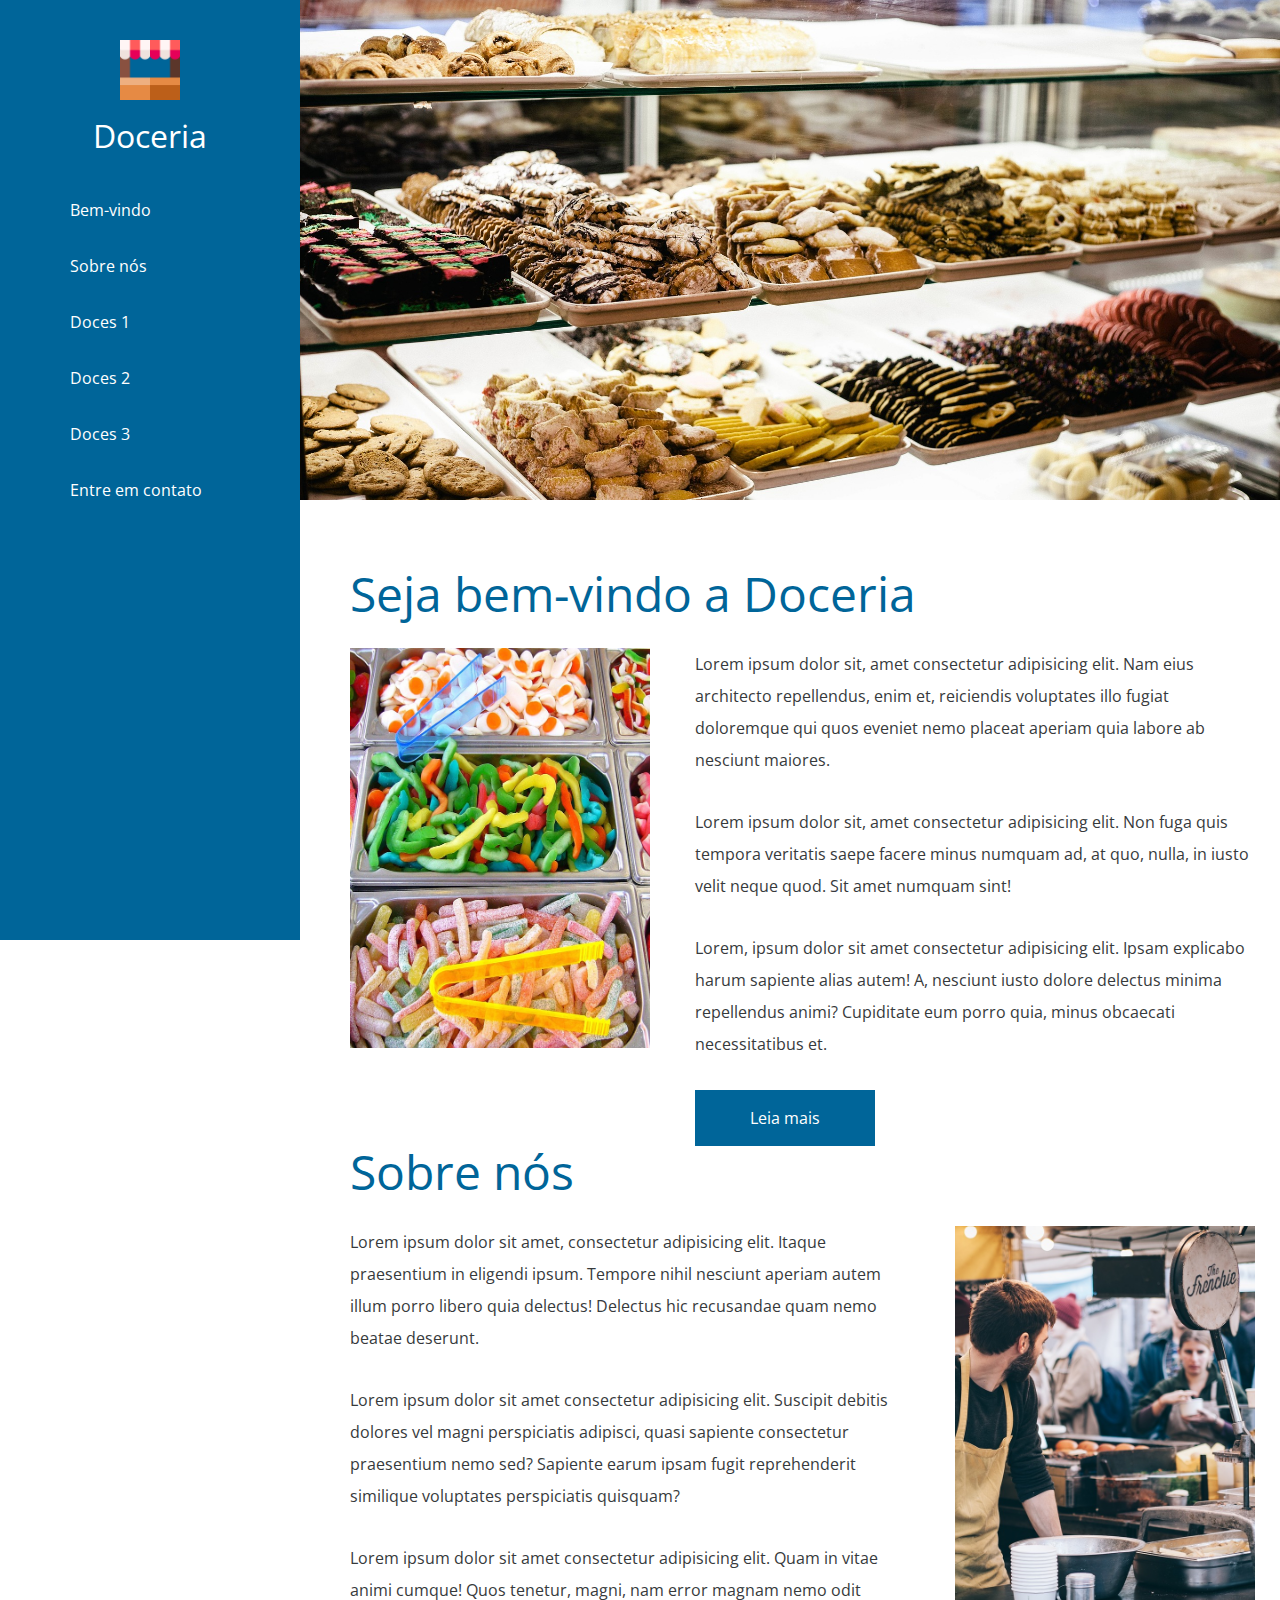
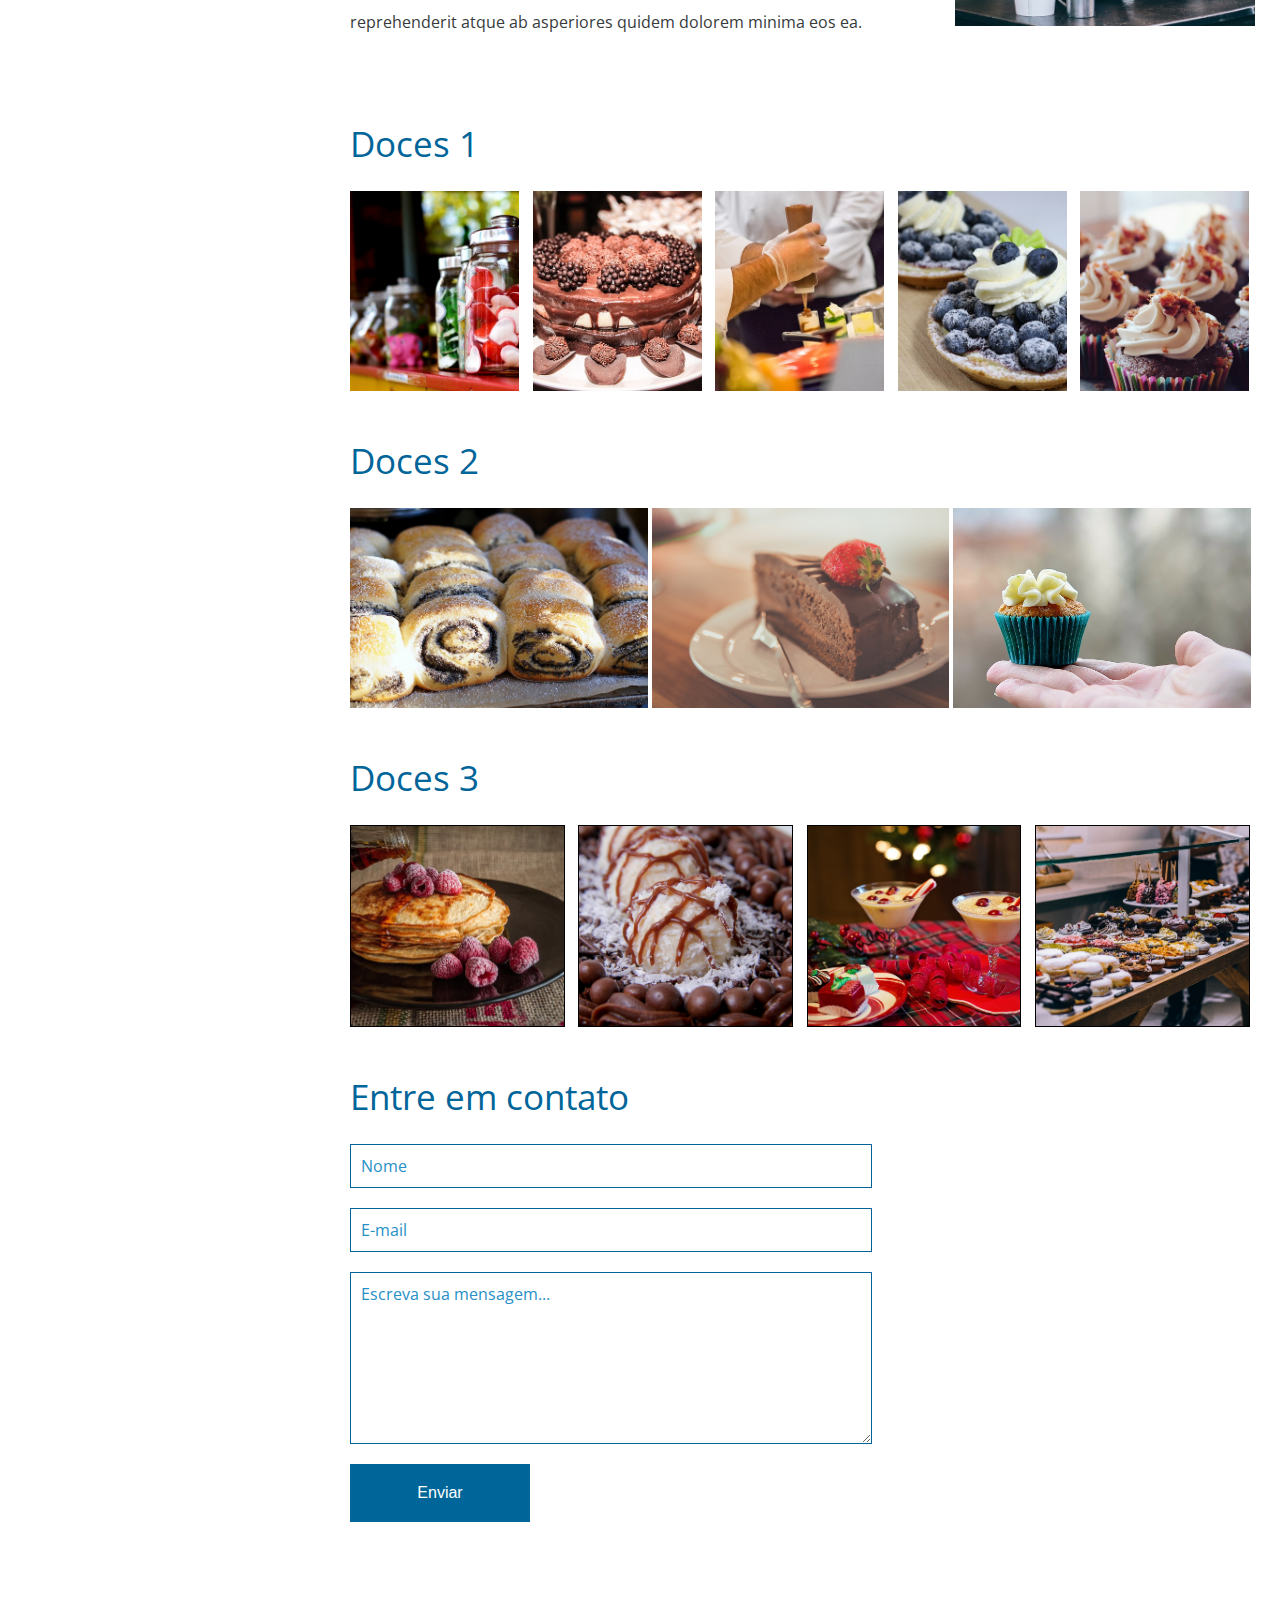
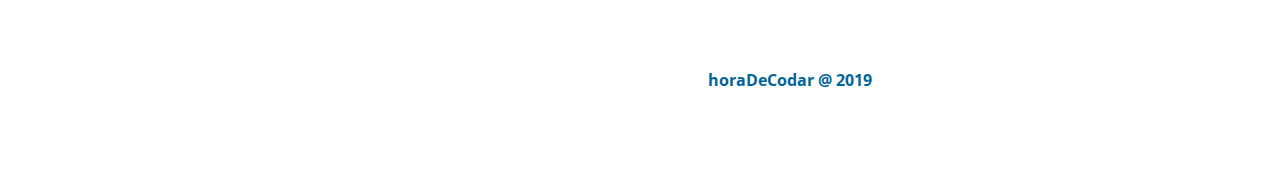
<file: projeto-doceria/index.html>
<!DOCTYPE html>
<html lang="pt-br">
<head>
    <meta charset="UTF-8">
    <meta name="viewport" content="width=device-width, initial-scale=1.0">
    <link rel="stylesheet" href="./css/reset.css">
    <link rel="stylesheet" href="./css/style.css">
    <link rel="preconnect" href="https://fonts.googleapis.com">
    <link rel="preconnect" href="https://fonts.gstatic.com" crossorigin>
    <link href="https://fonts.googleapis.com/css2?family=Open+Sans:ital,wght@0,300;0,400;0,700;1,300;1,400;1,700&family=Poppins:wght@300;400;500;600;700;800&family=Roboto:ital,wght@0,100;0,300;0,400;0,500;0,700;0,900;1,100;1,300;1,400;1,500;1,700;1,900&family=Ubuntu:ital,wght@0,300;0,400;0,500;0,700;1,300;1,400;1,500;1,700&display=swap" rel="stylesheet">
    <title>Doceria Single Page</title>
</head>
<body>
    <div class="container">
        <div id="sidebar">
            <div class="sidebar-container">
                <img src="./img/stand.png" alt="Logo da Doceria" class="logo-doceria">
                <h1>Doceria</h1>
                <nav>
                    <ul>
                        <li><a href="#welcome-session">Bem-vindo</a></li>
                        <li><a href="#aboutus-session">Sobre nós</a></li>
                        <li><a href="#candy1-session">Doces 1</a></li>
                        <li><a href="#candy2-session">Doces 2</a></li>
                        <li><a href="#candy3-session">Doces 3</a></li>
                        <li><a href="#contact-session">Entre em contato</a></li>
                    </ul>
                </nav>
            </div>
        </div>
        <div class="content">
            <main>
                <section id="welcome-session">
                    <figure class="banner"></figure>
                    <div class="welcome-session-content">
                        <h1>Seja bem-vindo a Doceria</h1>
                        <figure class="minibanner-session"></figure>
                        <div class="description-session">
                            <p>
                                Lorem ipsum dolor sit, amet consectetur adipisicing elit. Nam eius architecto repellendus, enim et, reiciendis voluptates illo fugiat doloremque qui quos eveniet nemo placeat aperiam quia labore ab nesciunt maiores.
                            </p>
                            <p>
                                Lorem ipsum dolor sit, amet consectetur adipisicing elit. Non fuga quis tempora veritatis saepe facere minus numquam ad, at quo, nulla, in iusto velit neque quod. Sit amet numquam sint!
                            </p>
                            <p>
                                Lorem, ipsum dolor sit amet consectetur adipisicing elit. Ipsam explicabo harum sapiente alias autem! A, nesciunt iusto dolore delectus minima repellendus animi? Cupiditate eum porro quia, minus obcaecati necessitatibus et.
                            </p>
                            <a href="#" class="welcome-session-btn">Leia mais</a>
                        </div>
                    </div>
                </section>

                <section id="aboutus-session">
                    <div class="aboutus-session-content">
                        <h1>Sobre nós</h1>
                        <div class="description-session">
                            <p>
                                Lorem ipsum dolor sit amet, consectetur adipisicing elit. Itaque praesentium in eligendi ipsum. Tempore nihil nesciunt aperiam autem illum porro libero quia delectus! Delectus hic recusandae quam nemo beatae deserunt.
                            </p>
                            <p>
                                Lorem ipsum dolor sit amet consectetur adipisicing elit. Suscipit debitis dolores vel magni perspiciatis adipisci, quasi sapiente consectetur praesentium nemo sed? Sapiente earum ipsam fugit reprehenderit similique voluptates perspiciatis quisquam?
                            </p>
                            <p>
                                Lorem ipsum dolor sit amet consectetur adipisicing elit. Quam in vitae animi cumque! Quos tenetur, magni, nam error magnam nemo odit reprehenderit atque ab asperiores quidem dolorem minima eos ea.
                            </p>
                        </div>
                        <figure class="minibanner-session"></figure>
                    </div>
                </section>

                <section id="candy1-session">
                    <h2>Doces 1</h2>
                    <figure class="candy1-img banner-galery" id="candy1-img1"></figure>
                    <figure class="candy1-img banner-galery" id="candy1-img2"></figure>
                    <figure class="candy1-img banner-galery" id="candy1-img3"></figure>
                    <figure class="candy1-img banner-galery" id="candy1-img4"></figure>
                    <figure class="candy1-img banner-galery" id="candy1-img5"></figure>
                </section>

                <section id="candy2-session">
                    <h2>Doces 2</h2>
                    <figure class="candy2-img banner-galery" id="candy2-img1"></figure>
                    <figure class="candy2-img banner-galery" id="candy2-img2"></figure>
                    <figure class="candy2-img banner-galery" id="candy2-img3"></figure>
                </section>

                <section id="candy3-session">
                    <h2>Doces 3</h2>
                    <figure class="candy3-img banner-galery" id="candy3-img1"></figure>
                    <figure class="candy3-img banner-galery" id="candy3-img2"></figure>
                    <figure class="candy3-img banner-galery" id="candy3-img3"></figure>
                    <figure class="candy3-img banner-galery" id="candy3-img4"></figure>
                </section>

                <section id="contact-session">
                    <h2>Entre em contato</h2>
                    <input type="text" name="name" id="name" placeholder="Nome">
                    <input type="email" name="email" id="email" placeholder="E-mail">
                    <textarea name="message" id="message" cols="30" rows="10" placeholder="Escreva sua mensagem..."></textarea>
                    <input type="submit" value="Enviar">
                </section>

                <footer>
                    <p>horaDeCodar @ 2019</p>
                </footer>
            </main>
        </div>
    </div>
</body>
</html>
</file>
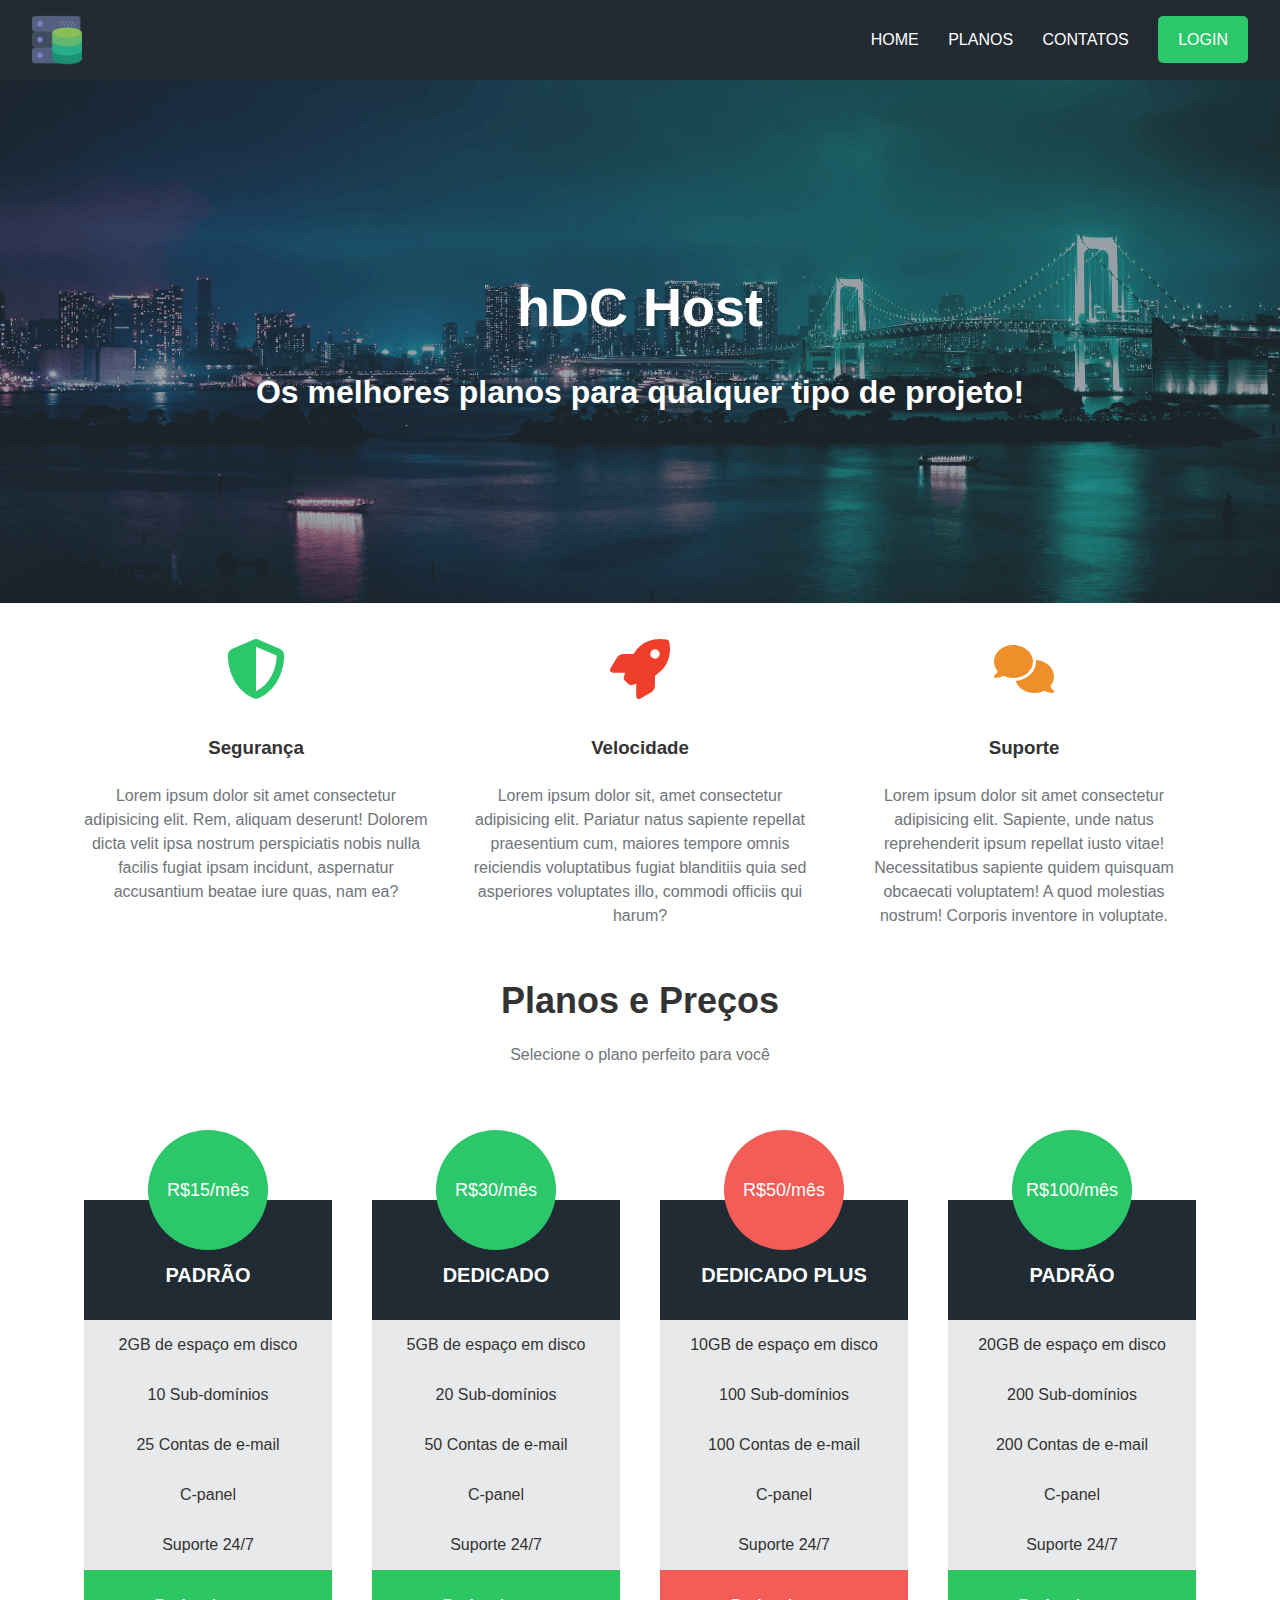
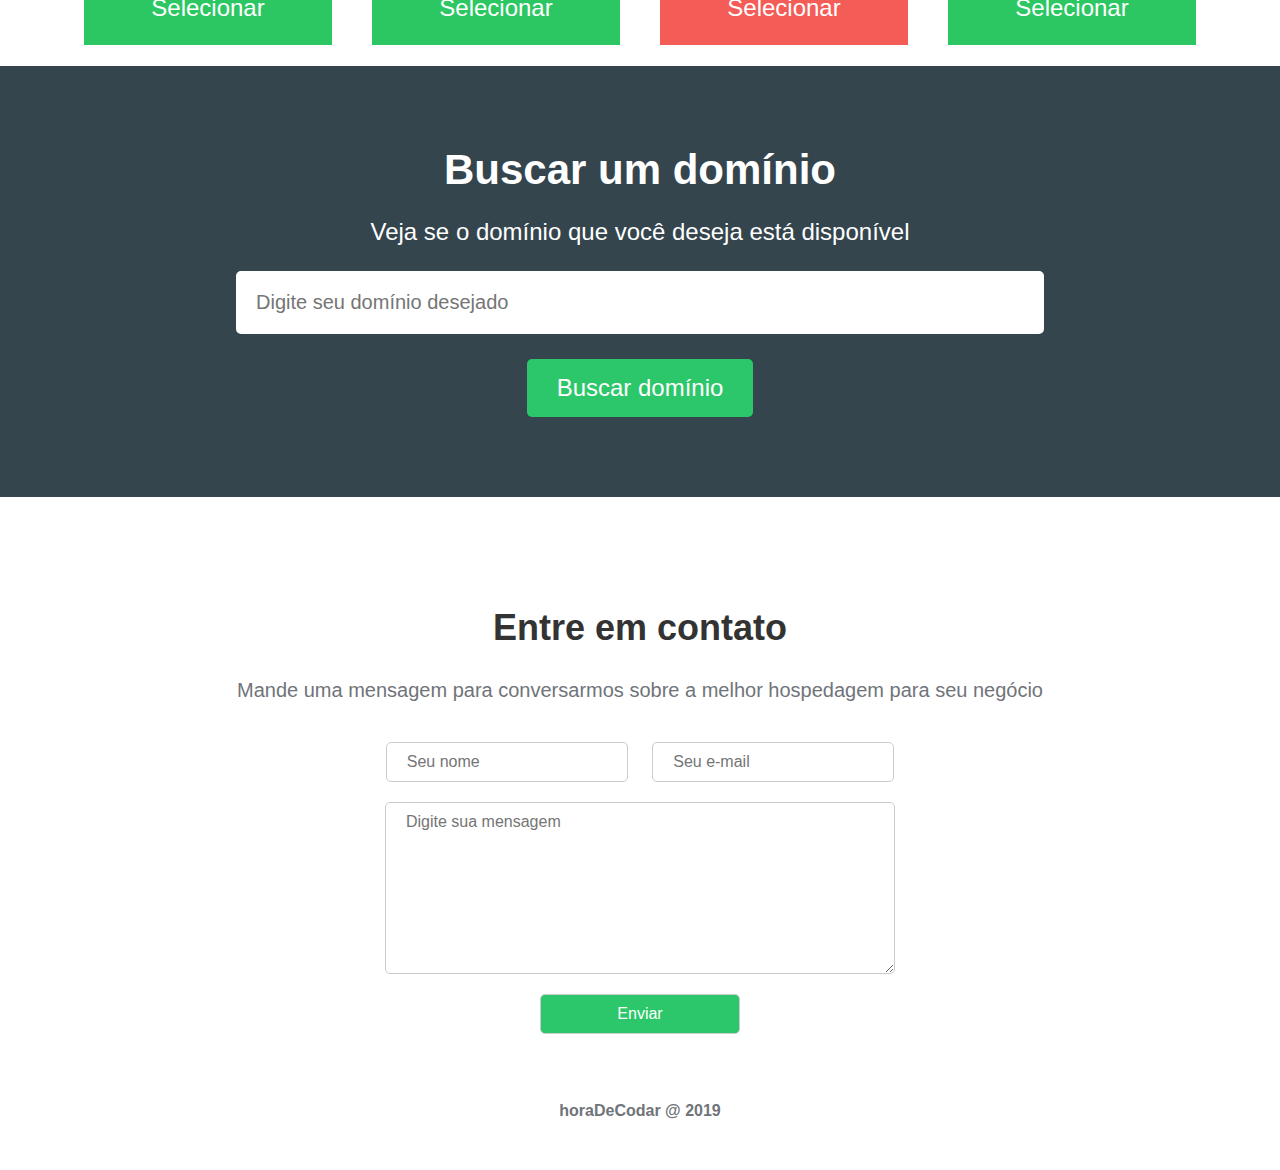
<file: projeto-hdc/index.html>
<!DOCTYPE html>
<html lang="pt-br">
<head>
    <meta charset="UTF-8">
    <meta name="viewport" content="width=device-width, initial-scale=1.0">
    <link rel="stylesheet" href="./css/style.css">
    <title>HDC Host</title>
</head>
<body>
    <div class="container">
        <div class="navbar-container">
            <nav>
                <a href="#"><img src="./img/hdchostlogo.png" alt="Logo da hDC" class="logo"></a>
                <ul class="navbar-items">
                    <li><a href="#">Home</a></li>
                    <li><a href="#">Planos</a></li>
                    <li><a href="#">Contatos</a></li>
                    <li><a href="#" class="default-btn">Login</a></li>
                </ul>
            </nav>
        </div>

        <main>
            <div class="main-banner">
                <h1>hDC Host</h1>
                <p>Os melhores planos para qualquer tipo de projeto!</p>
            </div>
            <section class="specialties-container">
                <ul>
                    <li>
                        <svg class="fas fa-shield-alt" xmlns="http://www.w3.org/2000/svg" height="16" width="16" viewBox="0 0 512 512"><!--!Font Awesome Free 6.5.1 by @fontawesome - https://fontawesome.com License - https://fontawesome.com/license/free Copyright 2024 Fonticons, Inc.--><path d="M256 0c4.6 0 9.2 1 13.4 2.9L457.7 82.8c22 9.3 38.4 31 38.3 57.2c-.5 99.2-41.3 280.7-213.6 363.2c-16.7 8-36.1 8-52.8 0C57.3 420.7 16.5 239.2 16 140c-.1-26.2 16.3-47.9 38.3-57.2L242.7 2.9C246.8 1 251.4 0 256 0zm0 66.8V444.8C394 378 431.1 230.1 432 141.4L256 66.8l0 0z"/></svg>
                        <h3>Segurança</h3>
                        <p>Lorem ipsum dolor sit amet consectetur adipisicing elit. Rem, aliquam deserunt! Dolorem dicta velit ipsa nostrum perspiciatis nobis nulla facilis fugiat ipsam incidunt, aspernatur accusantium beatae iure quas, nam ea?</p>
                    </li>
                    <li>
                        <svg class="fas fa-rocket" xmlns="http://www.w3.org/2000/svg" height="16" width="16" viewBox="0 0 512 512"><!--!Font Awesome Free 6.5.1 by @fontawesome - https://fontawesome.com License - https://fontawesome.com/license/free Copyright 2024 Fonticons, Inc.--><path d="M156.6 384.9L125.7 354c-8.5-8.5-11.5-20.8-7.7-32.2c3-8.9 7-20.5 11.8-33.8L24 288c-8.6 0-16.6-4.6-20.9-12.1s-4.2-16.7 .2-24.1l52.5-88.5c13-21.9 36.5-35.3 61.9-35.3l82.3 0c2.4-4 4.8-7.7 7.2-11.3C289.1-4.1 411.1-8.1 483.9 5.3c11.6 2.1 20.6 11.2 22.8 22.8c13.4 72.9 9.3 194.8-111.4 276.7c-3.5 2.4-7.3 4.8-11.3 7.2v82.3c0 25.4-13.4 49-35.3 61.9l-88.5 52.5c-7.4 4.4-16.6 4.5-24.1 .2s-12.1-12.2-12.1-20.9V380.8c-14.1 4.9-26.4 8.9-35.7 11.9c-11.2 3.6-23.4 .5-31.8-7.8zM384 168a40 40 0 1 0 0-80 40 40 0 1 0 0 80z"/></svg>
                        <h3>Velocidade</h3>
                        <p>Lorem ipsum dolor sit, amet consectetur adipisicing elit. Pariatur natus sapiente repellat praesentium cum, maiores tempore omnis reiciendis voluptatibus fugiat blanditiis quia sed asperiores voluptates illo, commodi officiis qui harum?</p>
                    </li>
                    <li>
                        <svg class="fas fa-comments" xmlns="http://www.w3.org/2000/svg" height="16" width="20" viewBox="0 0 640 512"><!--!Font Awesome Free 6.5.1 by @fontawesome - https://fontawesome.com License - https://fontawesome.com/license/free Copyright 2024 Fonticons, Inc.--><path d="M208 352c114.9 0 208-78.8 208-176S322.9 0 208 0S0 78.8 0 176c0 38.6 14.7 74.3 39.6 103.4c-3.5 9.4-8.7 17.7-14.2 24.7c-4.8 6.2-9.7 11-13.3 14.3c-1.8 1.6-3.3 2.9-4.3 3.7c-.5 .4-.9 .7-1.1 .8l-.2 .2 0 0 0 0C1 327.2-1.4 334.4 .8 340.9S9.1 352 16 352c21.8 0 43.8-5.6 62.1-12.5c9.2-3.5 17.8-7.4 25.3-11.4C134.1 343.3 169.8 352 208 352zM448 176c0 112.3-99.1 196.9-216.5 207C255.8 457.4 336.4 512 432 512c38.2 0 73.9-8.7 104.7-23.9c7.5 4 16 7.9 25.2 11.4c18.3 6.9 40.3 12.5 62.1 12.5c6.9 0 13.1-4.5 15.2-11.1c2.1-6.6-.2-13.8-5.8-17.9l0 0 0 0-.2-.2c-.2-.2-.6-.4-1.1-.8c-1-.8-2.5-2-4.3-3.7c-3.6-3.3-8.5-8.1-13.3-14.3c-5.5-7-10.7-15.4-14.2-24.7c24.9-29 39.6-64.7 39.6-103.4c0-92.8-84.9-168.9-192.6-175.5c.4 5.1 .6 10.3 .6 15.5z"/></svg>
                        <h3>Suporte</h3>
                        <p>Lorem ipsum dolor sit amet consectetur adipisicing elit. Sapiente, unde natus reprehenderit ipsum repellat iusto vitae! Necessitatibus sapiente quidem quisquam obcaecati voluptatem! A quod molestias nostrum! Corporis inventore in voluptate.</p>
                    </li>
                </ul>
            </section>
            <section class="pricing-container">
                <h1>Planos e Preços</h1>
                <p>Selecione o plano perfeito para você</p>
                <div class="plans-container">
                    <div class="plans">
                        <ul>
                            <li class="price">R$15/mês</li>
                            <li class="plan-name">Padrão</li>
                            <li>2GB de espaço em disco</li>
                            <li>10 Sub-domínios</li>
                            <li>25 Contas de e-mail</li>
                            <li>C-panel</li>
                            <li>Suporte 24/7</li>
                            <li class="plan-btn">Selecionar</li>
                        </ul>
                    </div>
                    <div class="plans">
                        <ul>
                            <li class="price">R$30/mês</li>
                            <li class="plan-name">Dedicado</li>
                            <li>5GB de espaço em disco</li>
                            <li>20 Sub-domínios</li>
                            <li>50 Contas de e-mail</li>
                            <li>C-panel</li>
                            <li>Suporte 24/7</li>
                            <li class="plan-btn">Selecionar</li>
                        </ul>
                    </div>
                    <div class="plans">
                        <ul>
                            <li class="price recommended">R$50/mês</li>
                            <li class="plan-name">Dedicado Plus</li>
                            <li>10GB de espaço em disco</li>
                            <li>100 Sub-domínios</li>
                            <li>100 Contas de e-mail</li>
                            <li>C-panel</li>
                            <li>Suporte 24/7</li>
                            <li class="plan-btn recommended">Selecionar</li>
                        </ul>
                    </div>
                    <div class="plans">
                        <ul>
                            <li class="price">R$100/mês</li>
                            <li class="plan-name">Padrão</li>
                            <li>20GB de espaço em disco</li>
                            <li>200 Sub-domínios</li>
                            <li>200 Contas de e-mail</li>
                            <li>C-panel</li>
                            <li>Suporte 24/7</li>
                            <li class="plan-btn">Selecionar</li>
                        </ul>
                    </div>
                </div>
            </section>
            <section class="searchdomain-container">
                <h2>Buscar um domínio</h2>
                <p>Veja se o domínio que você deseja está disponível</p>
                <form action="#">
                    <input type="text" name="domain" placeholder="Digite seu domínio desejado">
                    <input type="submit" value="Buscar domínio">
                </form>
            </section>
            <section class="contact-container">
                <h2>Entre em contato</h2>
                <p>Mande uma mensagem para conversarmos sobre a melhor hospedagem para seu negócio</p>
                <form action="#">
                    <input type="text" name="name" placeholder="Seu nome">
                    <input type="email" name="email" placeholder="Seu e-mail">
                    <textarea name="message" placeholder="Digite sua mensagem" cols="30" rows="10"></textarea>
                    <input type="submit" value="Enviar">
                </form>
            </section>
        </main>
        <footer>
            <p>horaDeCodar @ 2019</p>
        </footer>
    </div>
</body>
</html>
</file>
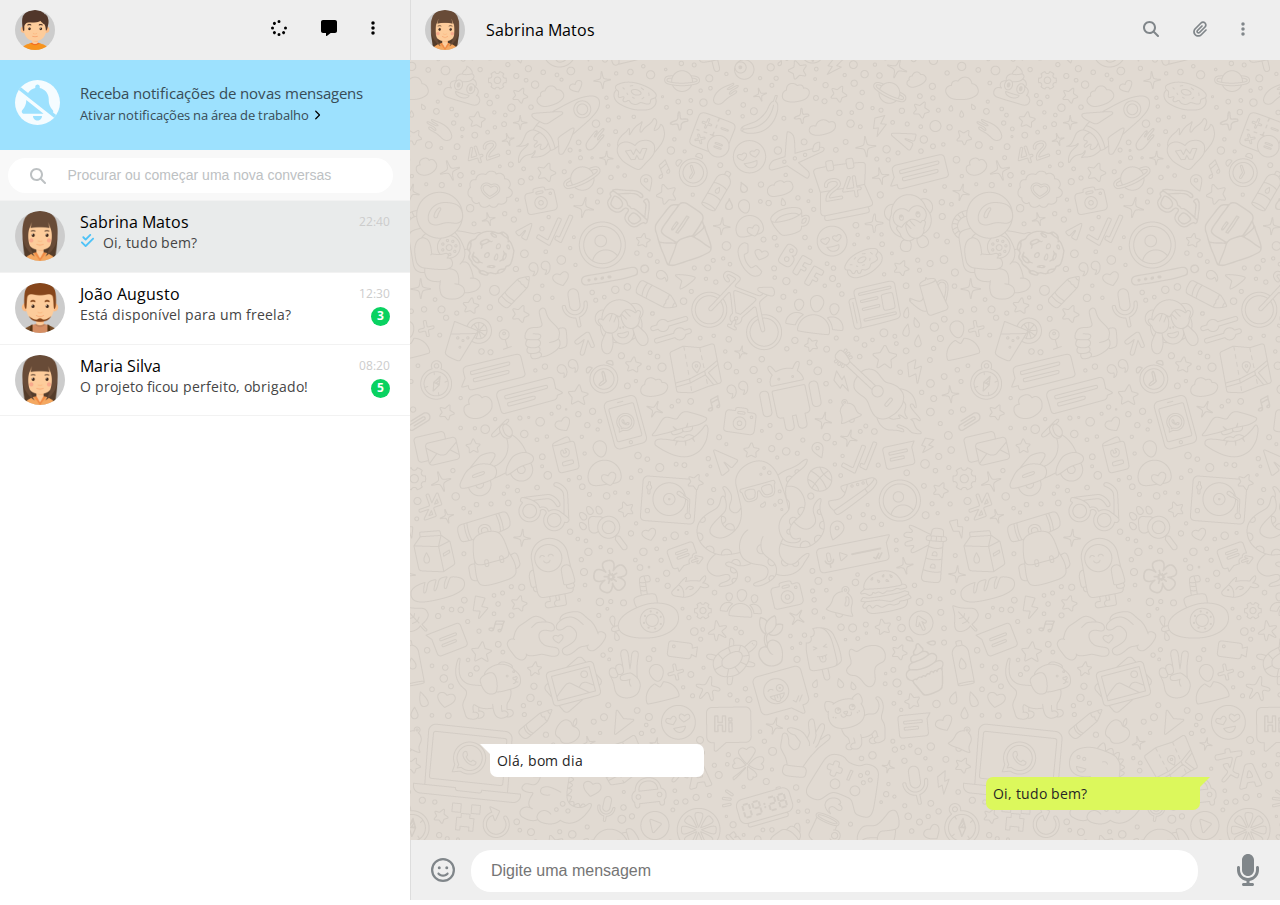
<file: projeto-whatsapp/index.html>
<!DOCTYPE html>
<html>
    <head>
        <title>WhatsApp Web Clone</title>
        <link rel="stylesheet" href="./style/style.css">
        <link rel="preconnect" href="https://fonts.googleapis.com">
        <link rel="preconnect" href="https://fonts.gstatic.com" crossorigin>
        <link href="https://fonts.googleapis.com/css2?family=Open+Sans:wght@300;400;500;700&display=swap" rel="stylesheet">
    </head>
    <body>
        <div class="container">
            <aside class="sidebar">
                <div class="toolbar-container">
                    <img src="./beta-test/img/avatar1.png" alt="Foto do usuário" class="user-photo">
                    <div class="auxicons-toolbar-container">
                        <svg class="pointer-icon" xmlns="http://www.w3.org/2000/svg" height="16" width="16" viewBox="0 0 512 512"><!--!Font Awesome Free 6.5.1 by @fontawesome - https://fontawesome.com License - https://fontawesome.com/license/free Copyright 2024 Fonticons, Inc.--><path d="M304 48a48 48 0 1 0 -96 0 48 48 0 1 0 96 0zm0 416a48 48 0 1 0 -96 0 48 48 0 1 0 96 0zM48 304a48 48 0 1 0 0-96 48 48 0 1 0 0 96zm464-48a48 48 0 1 0 -96 0 48 48 0 1 0 96 0zM142.9 437A48 48 0 1 0 75 369.1 48 48 0 1 0 142.9 437zm0-294.2A48 48 0 1 0 75 75a48 48 0 1 0 67.9 67.9zM369.1 437A48 48 0 1 0 437 369.1 48 48 0 1 0 369.1 437z"/></svg>
                        <svg class="message-icon" xmlns="http://www.w3.org/2000/svg" height="16" width="16" viewBox="0 0 512 512"><!--!Font Awesome Free 6.5.1 by @fontawesome - https://fontawesome.com License - https://fontawesome.com/license/free Copyright 2024 Fonticons, Inc.--><path d="M64 0C28.7 0 0 28.7 0 64V352c0 35.3 28.7 64 64 64h96v80c0 6.1 3.4 11.6 8.8 14.3s11.9 2.1 16.8-1.5L309.3 416H448c35.3 0 64-28.7 64-64V64c0-35.3-28.7-64-64-64H64z"/></svg>
                        <svg class="elipse-icon" xmlns="http://www.w3.org/2000/svg" height="16" width="4" viewBox="0 0 128 512"><!--!Font Awesome Free 6.5.1 by @fontawesome - https://fontawesome.com License - https://fontawesome.com/license/free Copyright 2024 Fonticons, Inc.--><path d="M64 360a56 56 0 1 0 0 112 56 56 0 1 0 0-112zm0-160a56 56 0 1 0 0 112 56 56 0 1 0 0-112zM120 96A56 56 0 1 0 8 96a56 56 0 1 0 112 0z"/></svg>
                    </div>
                </div>
                <div class="notification-container">
                    <svg class="bell-slash" xmlns="http://www.w3.org/2000/svg" height="16" width="20" viewBox="0 0 640 512"><!--!Font Awesome Free 6.5.1 by @fontawesome - https://fontawesome.com License - https://fontawesome.com/license/free Copyright 2024 Fonticons, Inc.--><path d="M38.8 5.1C28.4-3.1 13.3-1.2 5.1 9.2S-1.2 34.7 9.2 42.9l592 464c10.4 8.2 25.5 6.3 33.7-4.1s6.3-25.5-4.1-33.7l-90.2-70.7c.2-.4 .4-.9 .6-1.3c5.2-11.5 3.1-25-5.3-34.4l-7.4-8.3C497.3 319.2 480 273.9 480 226.8V208c0-77.4-55-142-128-156.8V32c0-17.7-14.3-32-32-32s-32 14.3-32 32V51.2c-42.6 8.6-79 34.2-102 69.3L38.8 5.1zM406.2 416L160 222.1v4.8c0 47-17.3 92.4-48.5 127.6l-7.4 8.3c-8.4 9.4-10.4 22.9-5.3 34.4S115.4 416 128 416H406.2zm-40.9 77.3c12-12 18.7-28.3 18.7-45.3H320 256c0 17 6.7 33.3 18.7 45.3s28.3 18.7 45.3 18.7s33.3-6.7 45.3-18.7z"/></svg>
                    <p class="received-notification">Receba notificações de novas mensagens</p>
                    <p class="activated-notification">
                        Ativar notificações na área de trabalho
                        <svg xmlns="http://www.w3.org/2000/svg" height="16" width="10" viewBox="0 0 320 512"><!--!Font Awesome Free 6.5.1 by @fontawesome - https://fontawesome.com License - https://fontawesome.com/license/free Copyright 2024 Fonticons, Inc.--><path d="M310.6 233.4c12.5 12.5 12.5 32.8 0 45.3l-192 192c-12.5 12.5-32.8 12.5-45.3 0s-12.5-32.8 0-45.3L242.7 256 73.4 86.6c-12.5-12.5-12.5-32.8 0-45.3s32.8-12.5 45.3 0l192 192z"/></svg>
                    </p>
                </div>
                <div class="search-contact">
                    <svg id="magglasses-icon" xmlns="http://www.w3.org/2000/svg" height="16" width="16" viewBox="0 0 512 512"><!--!Font Awesome Free 6.5.1 by @fontawesome - https://fontawesome.com License - https://fontawesome.com/license/free Copyright 2024 Fonticons, Inc.--><path d="M416 208c0 45.9-14.9 88.3-40 122.7L502.6 457.4c12.5 12.5 12.5 32.8 0 45.3s-32.8 12.5-45.3 0L330.7 376c-34.4 25.2-76.8 40-122.7 40C93.1 416 0 322.9 0 208S93.1 0 208 0S416 93.1 416 208zM208 352a144 144 0 1 0 0-288 144 144 0 1 0 0 288z"/></svg>
                    <input type="text" name="text" id="search" placeholder="Procurar ou começar uma nova conversas">
                </div>
                <div class="contacts-container">
                    <div class="contact-box active-chat">
                        <img class="user-photo" src="./beta-test/img/avatar2.png" alt="Foto da Sabrina">
                        <div class="user-info">
                            <p class="user-name">Sabrina Matos</p>
                            <p class="user-message-preview">
                                <svg xmlns="http://www.w3.org/2000/svg" height="16" width="14" viewBox="0 0 448 512"><!--!Font Awesome Free 6.5.1 by @fontawesome - https://fontawesome.com License - https://fontawesome.com/license/free Copyright 2024 Fonticons, Inc.--><path d="M342.6 86.6c12.5-12.5 12.5-32.8 0-45.3s-32.8-12.5-45.3 0L160 178.7l-57.4-57.4c-12.5-12.5-32.8-12.5-45.3 0s-12.5 32.8 0 45.3l80 80c12.5 12.5 32.8 12.5 45.3 0l160-160zm96 128c12.5-12.5 12.5-32.8 0-45.3s-32.8-12.5-45.3 0L160 402.7 54.6 297.4c-12.5-12.5-32.8-12.5-45.3 0s-12.5 32.8 0 45.3l128 128c12.5 12.5 32.8 12.5 45.3 0l256-256z"/></svg>
                                Oi, tudo bem?
                            </p>
                        </div>
                        <div class="message-info">
                            <p class="message-time">22:40</p>
                        </div>
                    </div>

                    <div class="contact-box">
                        <img class="user-photo" src="./beta-test/img/avatar3.png" alt="Foto da Sabrina">
                        <div class="user-info">
                            <p class="user-name">João Augusto</p>
                            <p class="user-message-preview">Está disponível para um freela?</p>
                        </div>
                        <div class="message-info">
                            <p class="message-time">12:30</p>
                            <p class="message-pending">3</p>
                        </div>
                    </div>

                    <div class="contact-box">
                        <img class="user-photo" src="./beta-test/img/avatar2.png" alt="Foto da Sabrina">
                        <div class="user-info">
                            <p class="user-name">Maria Silva</p>
                            <p class="user-message-preview">O projeto ficou perfeito, obrigado!</p>
                        </div>
                        <div class="message-info">
                            <p class="message-time">08:20</p>
                            <p class="message-pending">5</p>
                        </div>
                    </div>
                </div>
            </aside>

            <main class="chat-container">
                <nav class="chat-navbar">
                    <div class="contactinfo-container">
                        <img class="user-photo" src="./beta-test/img/avatar2.png" alt="Foto da Sabrina">
                        <p class="user-name">Sabrina Matos</p>
                    </div>
                    <ul class="chattools-container">
                        <li>
                            <svg xmlns="http://www.w3.org/2000/svg" height="16" width="16" viewBox="0 0 512 512"><!--!Font Awesome Free 6.5.1 by @fontawesome - https://fontawesome.com License - https://fontawesome.com/license/free Copyright 2024 Fonticons, Inc.--><path d="M416 208c0 45.9-14.9 88.3-40 122.7L502.6 457.4c12.5 12.5 12.5 32.8 0 45.3s-32.8 12.5-45.3 0L330.7 376c-34.4 25.2-76.8 40-122.7 40C93.1 416 0 322.9 0 208S93.1 0 208 0S416 93.1 416 208zM208 352a144 144 0 1 0 0-288 144 144 0 1 0 0 288z"/></svg>
                        </li>
                        <li>
                            <svg xmlns="http://www.w3.org/2000/svg" height="16" width="14" viewBox="0 0 448 512"><!--!Font Awesome Free 6.5.1 by @fontawesome - https://fontawesome.com License - https://fontawesome.com/license/free Copyright 2024 Fonticons, Inc.--><path d="M364.2 83.8c-24.4-24.4-64-24.4-88.4 0l-184 184c-42.1 42.1-42.1 110.3 0 152.4s110.3 42.1 152.4 0l152-152c10.9-10.9 28.7-10.9 39.6 0s10.9 28.7 0 39.6l-152 152c-64 64-167.6 64-231.6 0s-64-167.6 0-231.6l184-184c46.3-46.3 121.3-46.3 167.6 0s46.3 121.3 0 167.6l-176 176c-28.6 28.6-75 28.6-103.6 0s-28.6-75 0-103.6l144-144c10.9-10.9 28.7-10.9 39.6 0s10.9 28.7 0 39.6l-144 144c-6.7 6.7-6.7 17.7 0 24.4s17.7 6.7 24.4 0l176-176c24.4-24.4 24.4-64 0-88.4z"/></svg>
                        </li>
                        <li>
                            <svg xmlns="http://www.w3.org/2000/svg" height="16" width="4" viewBox="0 0 128 512"><!--!Font Awesome Free 6.5.1 by @fontawesome - https://fontawesome.com License - https://fontawesome.com/license/free Copyright 2024 Fonticons, Inc.--><path d="M64 360a56 56 0 1 0 0 112 56 56 0 1 0 0-112zm0-160a56 56 0 1 0 0 112 56 56 0 1 0 0-112zM120 96A56 56 0 1 0 8 96a56 56 0 1 0 112 0z"/></svg>
                        </li>
                    </ul>
                </nav>
                <div class="messages-container">
                    <div class="bg-image"></div>
                    <div class="chat-messages">
                        <p class="guest-message">Olá, bom dia</p>
                        <p class="user-message">Oi, tudo bem?</p>
                    </div>
                </div>
                <div class="sendmessage-container">
                    <svg class="emoji-icon" xmlns="http://www.w3.org/2000/svg" height="16" width="16" viewBox="0 0 512 512"><!--!Font Awesome Free 6.5.1 by @fontawesome - https://fontawesome.com License - https://fontawesome.com/license/free Copyright 2024 Fonticons, Inc.--><path d="M464 256A208 208 0 1 0 48 256a208 208 0 1 0 416 0zM0 256a256 256 0 1 1 512 0A256 256 0 1 1 0 256zm177.6 62.1C192.8 334.5 218.8 352 256 352s63.2-17.5 78.4-33.9c9-9.7 24.2-10.4 33.9-1.4s10.4 24.2 1.4 33.9c-22 23.8-60 49.4-113.6 49.4s-91.7-25.5-113.6-49.4c-9-9.7-8.4-24.9 1.4-33.9s24.9-8.4 33.9 1.4zM144.4 208a32 32 0 1 1 64 0 32 32 0 1 1 -64 0zm192-32a32 32 0 1 1 0 64 32 32 0 1 1 0-64z"/></svg>
                    <input type="text" id="chat-message" name="message" class="userinput" placeholder="Digite uma mensagem">
                    <svg class="microphone-icon" xmlns="http://www.w3.org/2000/svg" height="16" width="12" viewBox="0 0 384 512"><!--!Font Awesome Free 6.5.1 by @fontawesome - https://fontawesome.com License - https://fontawesome.com/license/free Copyright 2024 Fonticons, Inc.--><path d="M192 0C139 0 96 43 96 96V256c0 53 43 96 96 96s96-43 96-96V96c0-53-43-96-96-96zM64 216c0-13.3-10.7-24-24-24s-24 10.7-24 24v40c0 89.1 66.2 162.7 152 174.4V464H120c-13.3 0-24 10.7-24 24s10.7 24 24 24h72 72c13.3 0 24-10.7 24-24s-10.7-24-24-24H216V430.4c85.8-11.7 152-85.3 152-174.4V216c0-13.3-10.7-24-24-24s-24 10.7-24 24v40c0 70.7-57.3 128-128 128s-128-57.3-128-128V216z"/></svg>
                </div>
            </main>
        </div>
    </body>
</html>
</file>
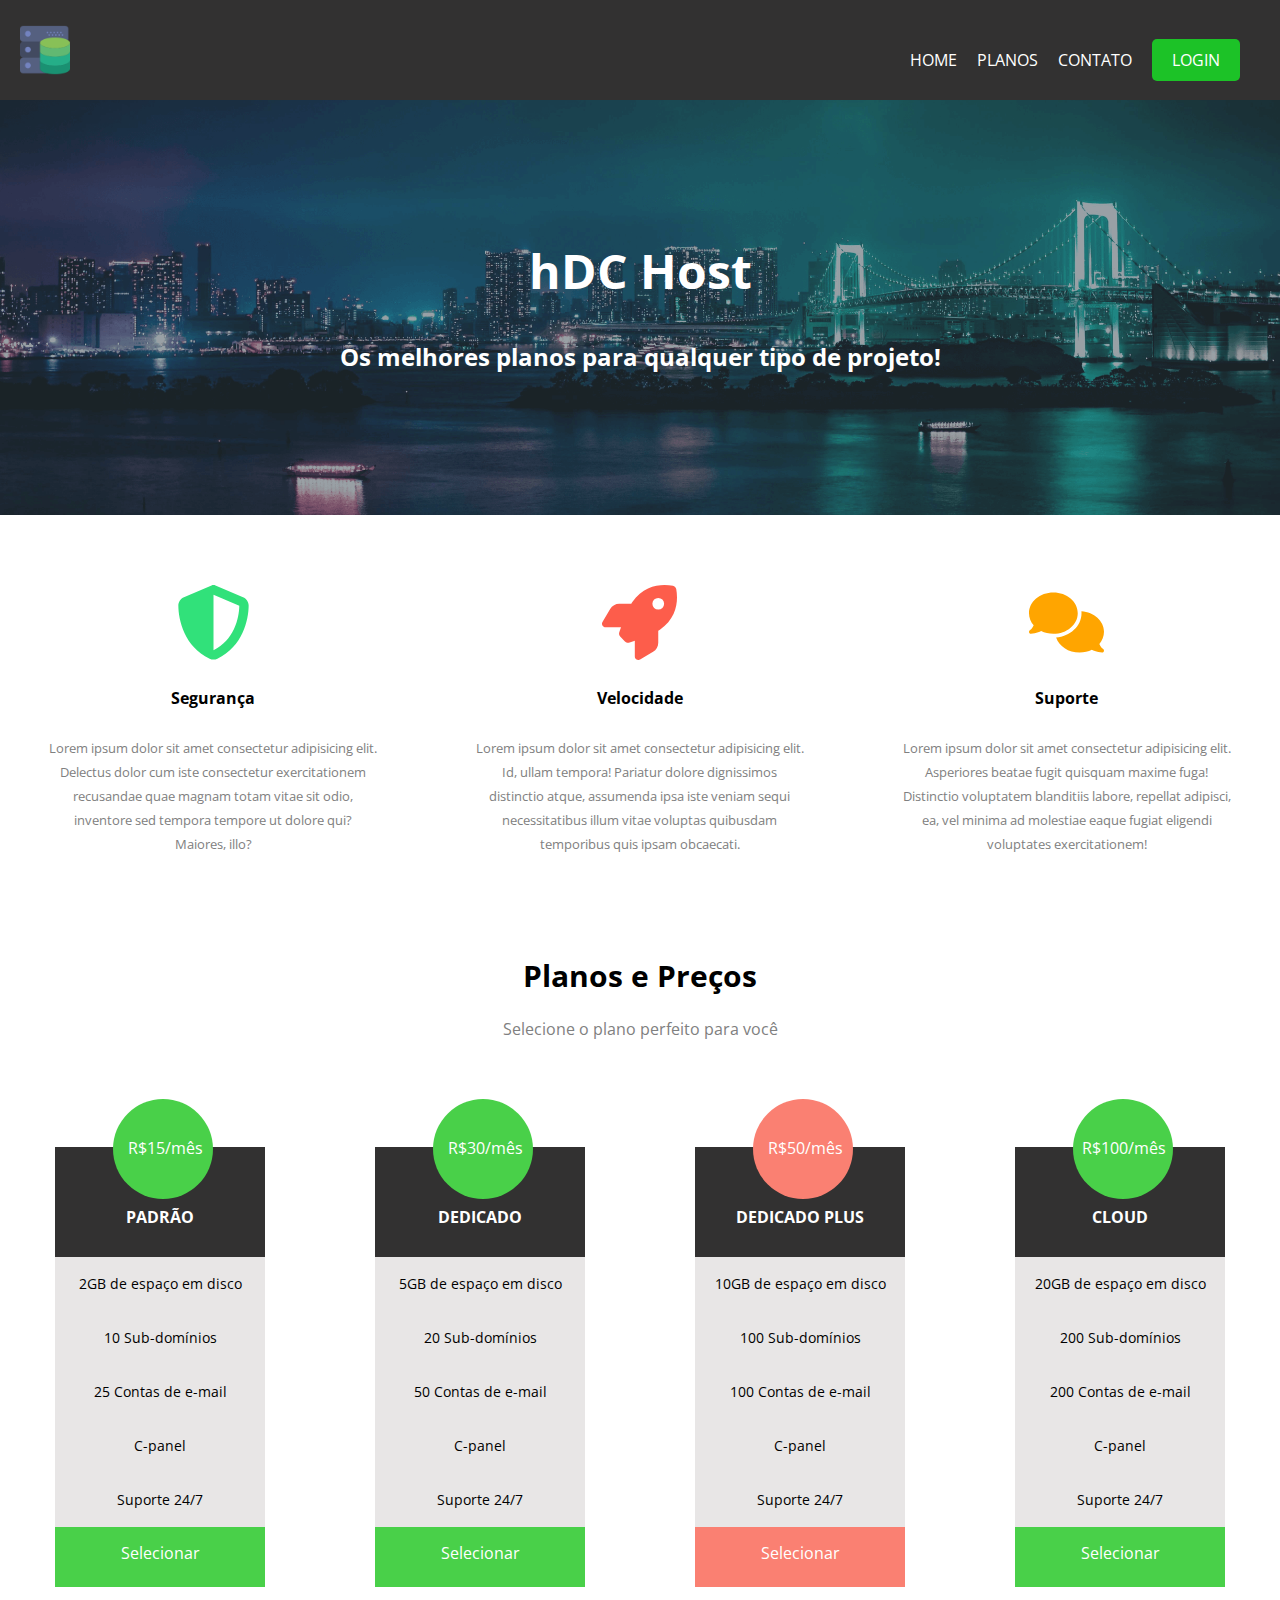
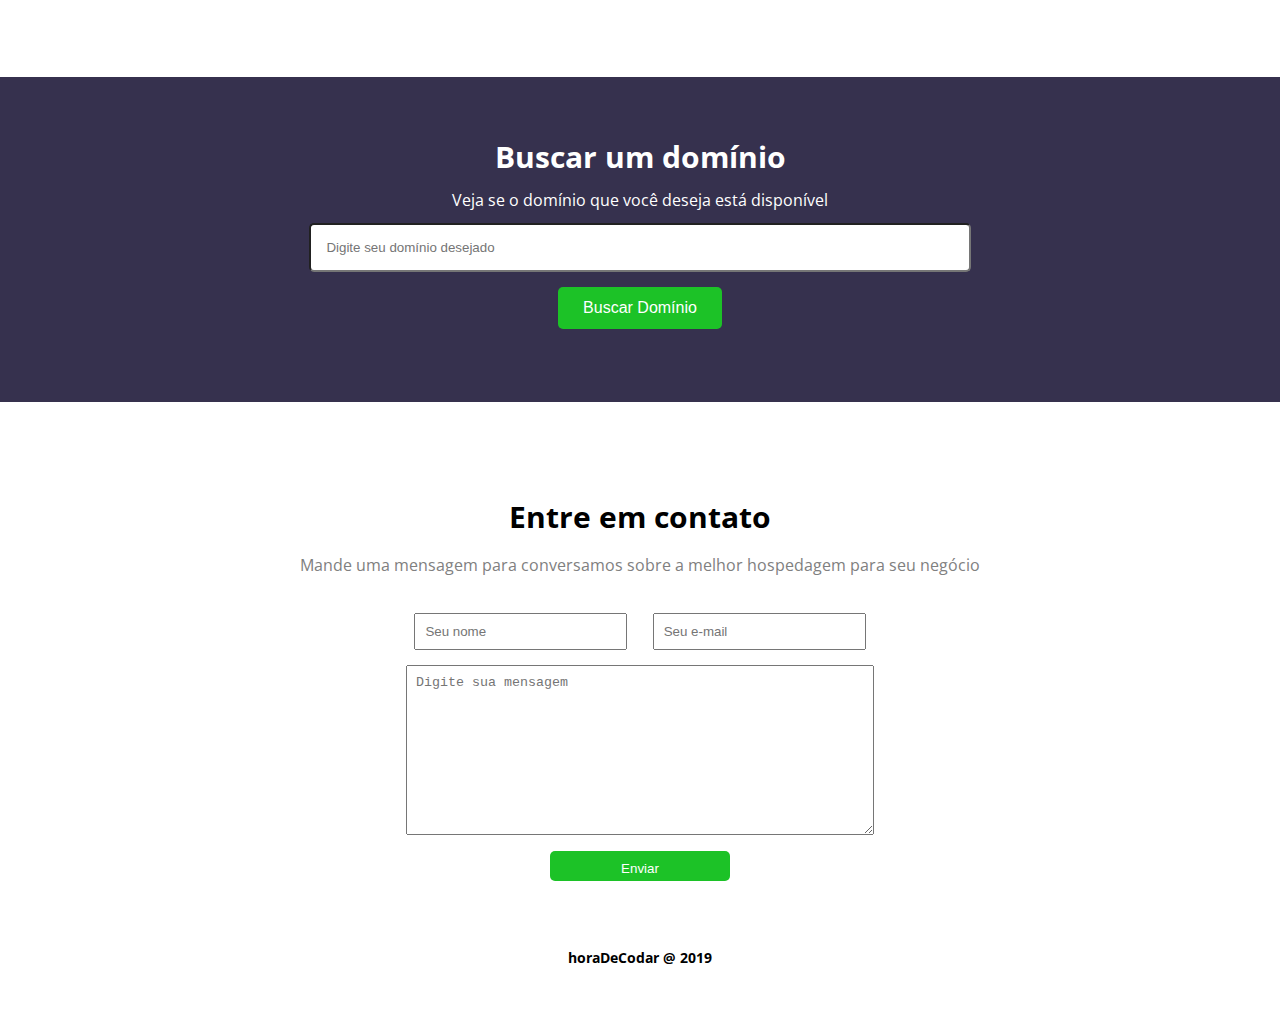
<file: projeto-hdc/beta-test/index.html>
<!DOCTYPE html>
<html lang="pt-br">
<head>
    <meta charset="UTF-8">
    <meta name="viewport" content="width=device-width, initial-scale=1.0">
    <link rel="preconnect" href="https://fonts.googleapis.com">
    <link rel="preconnect" href="https://fonts.gstatic.com" crossorigin>
    <link href="https://fonts.googleapis.com/css2?family=Open+Sans:ital,wght@0,400;0,700;1,400;1,700&display=swap" rel="stylesheet">
    <link rel="stylesheet" href="./style/style-project/reset.css">
    <link rel="stylesheet" href="./style/style-project/container.css">
    <link rel="stylesheet" href="./style/style-project/header.css">
    <link rel="stylesheet" href="./style/style-project/banner.css">
    <link rel="stylesheet" href="./style/style-project/component.css">
    <link rel="stylesheet" href="./style/style-project/price.css">
    <link rel="stylesheet" href="./style/style-project/domain.css">
    <link rel="stylesheet" href="./style/style-project/contact.css">
    <link rel="stylesheet" href="./style/style-project/footer.css">
    <title>Document</title>
</head>
<body>
    <div id="container">
        <header class="header">
            <div class="header-container">
                <figure class="logo-hdc"></figure>
                <nav class="principal-menu">
                    <input type="checkbox" class="menu menu-faketrigger">
                    <div class="menu menu-lines">
                        <span></span>
                        <span></span>
                        <span></span>
                    </div>
                    <ul>
                        <li><a href="#session-home">HOME</a></li>
                        <li><a href="#session-plans">PLANOS</a></li>
                        <li><a href="#session-contact">CONTATO</a></li>
                        <li><a href="#session-login" class="default-btn">LOGIN</a></li>
                    </ul>
                </nav>
            </div>
        </header>

        <article>
            <main>
                <section id="banner-session">
                    <figure class="banner"></figure>
                    <div class="message-banner">
                        <h1>hDC Host</h1>
                        <p>Os melhores planos para qualquer tipo de projeto!</p>
                    </div>
                </section>

                <section id="component-session">
                    <div class="component-security">
                        <figure>
                            <svg xmlns="http://www.w3.org/2000/svg" height="16" width="16" viewBox="0 0 512 512"><!--!Font Awesome Free 6.5.1 by @fontawesome - https://fontawesome.com License - https://fontawesome.com/license/free Copyright 2024 Fonticons, Inc.--><path d="M256 0c4.6 0 9.2 1 13.4 2.9L457.7 82.8c22 9.3 38.4 31 38.3 57.2c-.5 99.2-41.3 280.7-213.6 363.2c-16.7 8-36.1 8-52.8 0C57.3 420.7 16.5 239.2 16 140c-.1-26.2 16.3-47.9 38.3-57.2L242.7 2.9C246.8 1 251.4 0 256 0zm0 66.8V444.8C394 378 431.1 230.1 432 141.4L256 66.8l0 0z"/></svg>
                            <figcaption>Segurança</figcaption>
                        </figure>
                        <div class="component-message">
                            <p>Lorem ipsum dolor sit amet consectetur adipisicing elit. Delectus dolor cum iste consectetur exercitationem recusandae quae magnam totam vitae sit odio, inventore sed tempora tempore ut dolore qui? Maiores, illo?</p>
                        </div>
                    </div>

                    <div class="component-speed">
                        <figure>
                            <svg xmlns="http://www.w3.org/2000/svg" height="16" width="16" viewBox="0 0 512 512"><!--!Font Awesome Free 6.5.1 by @fontawesome - https://fontawesome.com License - https://fontawesome.com/license/free Copyright 2024 Fonticons, Inc.--><path d="M156.6 384.9L125.7 354c-8.5-8.5-11.5-20.8-7.7-32.2c3-8.9 7-20.5 11.8-33.8L24 288c-8.6 0-16.6-4.6-20.9-12.1s-4.2-16.7 .2-24.1l52.5-88.5c13-21.9 36.5-35.3 61.9-35.3l82.3 0c2.4-4 4.8-7.7 7.2-11.3C289.1-4.1 411.1-8.1 483.9 5.3c11.6 2.1 20.6 11.2 22.8 22.8c13.4 72.9 9.3 194.8-111.4 276.7c-3.5 2.4-7.3 4.8-11.3 7.2v82.3c0 25.4-13.4 49-35.3 61.9l-88.5 52.5c-7.4 4.4-16.6 4.5-24.1 .2s-12.1-12.2-12.1-20.9V380.8c-14.1 4.9-26.4 8.9-35.7 11.9c-11.2 3.6-23.4 .5-31.8-7.8zM384 168a40 40 0 1 0 0-80 40 40 0 1 0 0 80z"/></svg>
                            <figcaption>Velocidade</figcaption>
                        </figure>
                        <div class="component-message">
                            <p>Lorem ipsum dolor sit amet consectetur adipisicing elit. Id, ullam tempora! Pariatur dolore dignissimos distinctio atque, assumenda ipsa iste veniam sequi necessitatibus illum vitae voluptas quibusdam temporibus quis ipsam obcaecati.</p>
                        </div>
                    </div>

                    <div class="component-suport">
                        <figure>
                            <svg xmlns="http://www.w3.org/2000/svg" height="16" width="20" viewBox="0 0 640 512"><!--!Font Awesome Free 6.5.1 by @fontawesome - https://fontawesome.com License - https://fontawesome.com/license/free Copyright 2024 Fonticons, Inc.--><path d="M208 352c114.9 0 208-78.8 208-176S322.9 0 208 0S0 78.8 0 176c0 38.6 14.7 74.3 39.6 103.4c-3.5 9.4-8.7 17.7-14.2 24.7c-4.8 6.2-9.7 11-13.3 14.3c-1.8 1.6-3.3 2.9-4.3 3.7c-.5 .4-.9 .7-1.1 .8l-.2 .2 0 0 0 0C1 327.2-1.4 334.4 .8 340.9S9.1 352 16 352c21.8 0 43.8-5.6 62.1-12.5c9.2-3.5 17.8-7.4 25.3-11.4C134.1 343.3 169.8 352 208 352zM448 176c0 112.3-99.1 196.9-216.5 207C255.8 457.4 336.4 512 432 512c38.2 0 73.9-8.7 104.7-23.9c7.5 4 16 7.9 25.2 11.4c18.3 6.9 40.3 12.5 62.1 12.5c6.9 0 13.1-4.5 15.2-11.1c2.1-6.6-.2-13.8-5.8-17.9l0 0 0 0-.2-.2c-.2-.2-.6-.4-1.1-.8c-1-.8-2.5-2-4.3-3.7c-3.6-3.3-8.5-8.1-13.3-14.3c-5.5-7-10.7-15.4-14.2-24.7c24.9-29 39.6-64.7 39.6-103.4c0-92.8-84.9-168.9-192.6-175.5c.4 5.1 .6 10.3 .6 15.5z"/></svg>
                            <figcaption>Suporte</figcaption>
                        </figure>
                        <div class="component-message">
                            <p>Lorem ipsum dolor sit amet consectetur adipisicing elit. Asperiores beatae fugit quisquam maxime fuga! Distinctio voluptatem blanditiis labore, repellat adipisci, ea, vel minima ad molestiae eaque fugiat eligendi voluptates exercitationem!</p>
                        </div>
                    </div>
                </section>

                <section id="price-session">
                    <div class="price-session-title">
                        <h2 class="default-h2">Planos e Preços</h2>
                        <p>Selecione o plano perfeito para você</p>
                    </div>

                    <div class="price-session-information">
                        
                        <!-- R$15/mês -->

                        <div class="information-description">
                            <div class="information-circle"><p>R$15/mês</p></div>
                            <div class="information-title"><p>PADRÃO</p></div>
                            <div class="information-text">
                                <p>2GB de espaço em disco</p>
                                <p>10 Sub-domínios</p>
                                <p>25 Contas de e-mail</p>
                                <p>C-panel</p>
                                <p>Suporte 24/7</p>
                            </div>
                            <div class="information-btn"><p>Selecionar</p></div>
                        </div>

                        <!-- R$30/mês -->

                        <div class="information-description">
                            <div class="information-circle"><p>R$30/mês</p></div>
                            <div class="information-title"><p>DEDICADO</p></div>
                            <div class="information-text">
                                <p>5GB de espaço em disco</p>
                                <p>20 Sub-domínios</p>
                                <p>50 Contas de e-mail</p>
                                <p>C-panel</p>
                                <p>Suporte 24/7</p>
                            </div>
                            <div class="information-btn"><p>Selecionar</p></div>
                        </div>

                        <!-- 50/mês -->

                        <div class="information-description">
                            <div class="information-circle selected-information"><p>R$50/mês</p></div>
                            <div class="information-title"><p>DEDICADO PLUS</p></div>
                            <div class="information-text">
                                <p>10GB de espaço em disco</p>
                                <p>100 Sub-domínios</p>
                                <p>100 Contas de e-mail</p>
                                <p>C-panel</p>
                                <p>Suporte 24/7</p>
                            </div>
                            <div class="information-btn selected-information"><p>Selecionar</p></div>
                        </div>

                        <!-- R$100/mês -->

                        <div class="information-description">
                            <div class="information-circle" id="information-circle-100"><p>R$100/mês</p></div>
                            <div class="information-title"><p>CLOUD</p></div>
                            <div class="information-text">
                                <p>20GB de espaço em disco</p>
                                <p>200 Sub-domínios</p>
                                <p>200 Contas de e-mail</p>
                                <p>C-panel</p>
                                <p>Suporte 24/7</p>
                            </div>
                            <div class="information-btn"><p>Selecionar</p></div>
                        </div>
                    </div>
                </section>

                <section id="domain-session">
                    <div class="domain-session-container">
                        <h2 class="default-h2">Buscar um domínio</h2>
                        <form action="#" class="domain-form">
                            <label for="domain">Veja se o domínio que você deseja está disponível</label><br>
                            <input type="text" placeholder="Digite seu domínio desejado" name="domain"><br>
                            <input type="submit" value="Buscar Domínio" class="domain-btn default-btn">
                        </form>
                    </div>
                </section>

                <section id="contact-session">
                    <div class="contact-session-container">
                        <h2 class="default-h2">Entre em contato</h2>                            
                        <p>Mande uma mensagem para conversamos sobre a melhor hospedagem para seu negócio</p>
                        <form action="#" class="contact-form">
                            <div class="input-details">
                                <input type="text" placeholder="Seu nome">
                                <input type="email" placeholder="Seu e-mail">
                            </div>
                            <textarea placeholder="Digite sua mensagem" cols="55" rows="10"></textarea><br>
                            <input type="submit" value="Enviar" class="contact-btn default-btn">
                        </form>
                    </div>
                </section>
            </main>
        </article>

        <footer>
            <p>horaDeCodar @ 2019</p>
        </footer>
    </div>
</body>
</html>
</file>
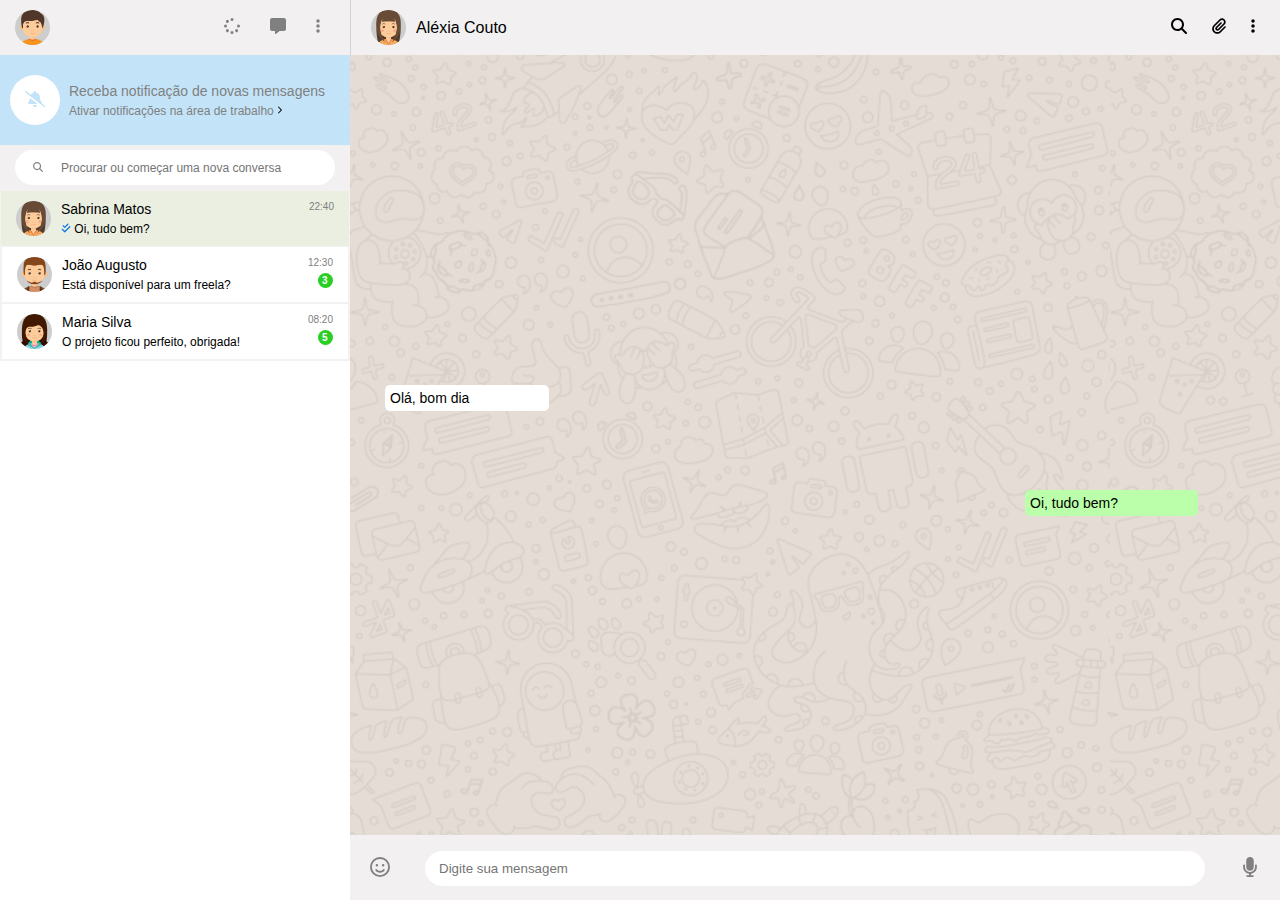
<file: projeto-whatsapp/beta-test/index.html>
<!DOCTYPE html>
<html lang="pt-br">
<head>
    <meta charset="UTF-8">
    <meta name="viewport" content="width=device-width, initial-scale=1.0">
    <link rel="stylesheet" href="./style/style.css">
    <title>WhatsApp Web</title>
</head>
<body>
    <div class="container">
        <div class="sidebar">
            <div class="sidebar-container">
                <div class="user-area">
                    <div class="user-photo-circle">
                        <figure class="user-photo"></figure>
                    </div>
                    <div class="user-area-icons">
                        <ul>
                            <li id="pointer-icon-id"><svg class="pointer-icon" xmlns="http://www.w3.org/2000/svg" height="16" width="16" viewBox="0 0 512 512"><!--!Font Awesome Free 6.5.1 by @fontawesome - https://fontawesome.com License - https://fontawesome.com/license/free Copyright 2024 Fonticons, Inc.--><path d="M304 48a48 48 0 1 0 -96 0 48 48 0 1 0 96 0zm0 416a48 48 0 1 0 -96 0 48 48 0 1 0 96 0zM48 304a48 48 0 1 0 0-96 48 48 0 1 0 0 96zm464-48a48 48 0 1 0 -96 0 48 48 0 1 0 96 0zM142.9 437A48 48 0 1 0 75 369.1 48 48 0 1 0 142.9 437zm0-294.2A48 48 0 1 0 75 75a48 48 0 1 0 67.9 67.9zM369.1 437A48 48 0 1 0 437 369.1 48 48 0 1 0 369.1 437z"/></svg></li>
                            <li id="message-icon-id"><svg class="message-icon" xmlns="http://www.w3.org/2000/svg" height="16" width="16" viewBox="0 0 512 512"><!--!Font Awesome Free 6.5.1 by @fontawesome - https://fontawesome.com License - https://fontawesome.com/license/free Copyright 2024 Fonticons, Inc.--><path d="M64 0C28.7 0 0 28.7 0 64V352c0 35.3 28.7 64 64 64h96v80c0 6.1 3.4 11.6 8.8 14.3s11.9 2.1 16.8-1.5L309.3 416H448c35.3 0 64-28.7 64-64V64c0-35.3-28.7-64-64-64H64z"/></svg></li>
                            <li id="elipse-icon-id"><svg class="elipse-icon" xmlns="http://www.w3.org/2000/svg" height="16" width="4" viewBox="0 0 128 512"><!--!Font Awesome Free 6.5.1 by @fontawesome - https://fontawesome.com License - https://fontawesome.com/license/free Copyright 2024 Fonticons, Inc.--><path d="M64 360a56 56 0 1 0 0 112 56 56 0 1 0 0-112zm0-160a56 56 0 1 0 0 112 56 56 0 1 0 0-112zM120 96A56 56 0 1 0 8 96a56 56 0 1 0 112 0z"/></svg></li>
                        </ul>
                    </div>
                </div>
                <div class="notice-area">
                    <figure class="notification-icon">
                        <svg class="bell-icon" xmlns="http://www.w3.org/2000/svg" height="16" width="20" viewBox="0 0 640 512"><!--!Font Awesome Free 6.5.1 by @fontawesome - https://fontawesome.com License - https://fontawesome.com/license/free Copyright 2024 Fonticons, Inc.--><path d="M38.8 5.1C28.4-3.1 13.3-1.2 5.1 9.2S-1.2 34.7 9.2 42.9l592 464c10.4 8.2 25.5 6.3 33.7-4.1s6.3-25.5-4.1-33.7l-90.2-70.7c.2-.4 .4-.9 .6-1.3c5.2-11.5 3.1-25-5.3-34.4l-7.4-8.3C497.3 319.2 480 273.9 480 226.8V208c0-77.4-55-142-128-156.8V32c0-17.7-14.3-32-32-32s-32 14.3-32 32V51.2c-42.6 8.6-79 34.2-102 69.3L38.8 5.1zM406.2 416L160 222.1v4.8c0 47-17.3 92.4-48.5 127.6l-7.4 8.3c-8.4 9.4-10.4 22.9-5.3 34.4S115.4 416 128 416H406.2zm-40.9 77.3c12-12 18.7-28.3 18.7-45.3H320 256c0 17 6.7 33.3 18.7 45.3s28.3 18.7 45.3 18.7s33.3-6.7 45.3-18.7z"/></svg>
                    </figure>
                    <div class="notification-text">
                        <ul>
                            <li>Receba notificação de novas mensagens</li>
                            <li id="notification-text-small">Ativar notificações na área de trabalho <strong><svg class="chevron-icon" xmlns="http://www.w3.org/2000/svg" height="16" width="10" viewBox="0 0 320 512"><!--!Font Awesome Free 6.5.1 by @fontawesome - https://fontawesome.com License - https://fontawesome.com/license/free Copyright 2024 Fonticons, Inc.--><path d="M310.6 233.4c12.5 12.5 12.5 32.8 0 45.3l-192 192c-12.5 12.5-32.8 12.5-45.3 0s-12.5-32.8 0-45.3L242.7 256 73.4 86.6c-12.5-12.5-12.5-32.8 0-45.3s32.8-12.5 45.3 0l192 192z"/></svg></strong></li>
                        </ul>
                    </div>
                </div>
                <div class="search-area">
                    <div class="search-area-container">
                        <ul>
                            <li>
                                <svg class="magglasses-icon" xmlns="http://www.w3.org/2000/svg" height="16" width="16" viewBox="0 0 512 512"><!--!Font Awesome Free 6.5.1 by @fontawesome - https://fontawesome.com License - https://fontawesome.com/license/free Copyright 2024 Fonticons, Inc.--><path d="M416 208c0 45.9-14.9 88.3-40 122.7L502.6 457.4c12.5 12.5 12.5 32.8 0 45.3s-32.8 12.5-45.3 0L330.7 376c-34.4 25.2-76.8 40-122.7 40C93.1 416 0 322.9 0 208S93.1 0 208 0S416 93.1 416 208zM208 352a144 144 0 1 0 0-288 144 144 0 1 0 0 288z"/></svg>
                            </li>
                            <li>
                                <input type="text" placeholder="Procurar ou começar uma nova conversa">
                            </li>
                        </ul>
                    </div>
                </div>
                <div class="contact-area">
                    <div class="contact-area-container">
                        <ul>
                            <li class="contact-area contact-area-checked" id="sabrina-matos-contact">
                                <div class="data-message">
                                    <div class="user-photo-circle">
                                        <figure class="user-photo sabrina-matos-user"></figure>
                                    </div>

                                    <div class="chat-area">
                                        <p class="contact-name">
                                            Sabrina Matos
                                        </p>
                                        <p class="chat-area-message">
                                            <svg xmlns="http://www.w3.org/2000/svg" height="16" width="14" viewBox="0 0 448 512"><!--!Font Awesome Free 6.5.1 by @fontawesome - https://fontawesome.com License - https://fontawesome.com/license/free Copyright 2024 Fonticons, Inc.--><path d="M342.6 86.6c12.5-12.5 12.5-32.8 0-45.3s-32.8-12.5-45.3 0L160 178.7l-57.4-57.4c-12.5-12.5-32.8-12.5-45.3 0s-12.5 32.8 0 45.3l80 80c12.5 12.5 32.8 12.5 45.3 0l160-160zm96 128c12.5-12.5 12.5-32.8 0-45.3s-32.8-12.5-45.3 0L160 402.7 54.6 297.4c-12.5-12.5-32.8-12.5-45.3 0s-12.5 32.8 0 45.3l128 128c12.5 12.5 32.8 12.5 45.3 0l256-256z"/></svg>
                                            Oi, tudo bem?
                                        </p>
                                    </div>
                                </div>
                                <div class="date-message">
                                    <div class="hour">22:40</div>
                                </div>
                            </li>
                            <li class="contact-area" id="joao-augusto-contact">
                                <div class="data-message">
                                    <div class="user-photo-circle">
                                        <figure class="user-photo" id="joao-augusto-user"></figure>
                                    </div>

                                    <div class="chat-area">
                                        <p class="contact-name">
                                            João Augusto
                                        </p>
                                        <p class="chat-area-message">
                                            Está disponível para um freela?
                                        </p>
                                    </div>
                                </div>
                                <div class="date-message">
                                    <div class="hour">12:30</div>
                                    <div class="chat-area-notification-circle">
                                        <p>3</p>
                                    </div>
                                </div>
                            </li>
                            <li class="contact-area" id="maria-silva-contact">
                                <div class="data-message">
                                    <div class="user-photo-circle">
                                        <figure class="user-photo" id="maria-silva-user"></figure>
                                    </div>

                                    <div class="chat-area">
                                        <p class="contact-name">
                                            Maria Silva
                                        </p>
                                        <p class="chat-area-message">
                                            O projeto ficou perfeito, obrigada!
                                        </p>
                                    </div>
                                </div>

                                <div class="date-message">
                                    <div class="hour">08:20</div>
                                    <div class="chat-area-notification-circle">
                                        <p>5</p>
                                    </div>
                                </div>
                            </li>
                        </ul>
                    </div>
                </div>
            </div>
        </div>

        <!-- message tab -->

        <div class="content">
            <div class="content-header">
                <div class="user-contact-actual">
                    <div class="user-photo-circle">
                        <figure class="user-photo sabrina-matos-user"></figure>
                    </div>
                    <p>Aléxia Couto</p>
                </div>
                <div class="component-contact-actual">
                    <ul>
                        <li>
                            <svg xmlns="http://www.w3.org/2000/svg" height="16" width="16" viewBox="0 0 512 512"><!--!Font Awesome Free 6.5.1 by @fontawesome - https://fontawesome.com License - https://fontawesome.com/license/free Copyright 2024 Fonticons, Inc.--><path d="M416 208c0 45.9-14.9 88.3-40 122.7L502.6 457.4c12.5 12.5 12.5 32.8 0 45.3s-32.8 12.5-45.3 0L330.7 376c-34.4 25.2-76.8 40-122.7 40C93.1 416 0 322.9 0 208S93.1 0 208 0S416 93.1 416 208zM208 352a144 144 0 1 0 0-288 144 144 0 1 0 0 288z"/></svg>
                        </li>
                        <li>
                            <svg xmlns="http://www.w3.org/2000/svg" height="16" width="14" viewBox="0 0 448 512"><!--!Font Awesome Free 6.5.1 by @fontawesome - https://fontawesome.com License - https://fontawesome.com/license/free Copyright 2024 Fonticons, Inc.--><path d="M364.2 83.8c-24.4-24.4-64-24.4-88.4 0l-184 184c-42.1 42.1-42.1 110.3 0 152.4s110.3 42.1 152.4 0l152-152c10.9-10.9 28.7-10.9 39.6 0s10.9 28.7 0 39.6l-152 152c-64 64-167.6 64-231.6 0s-64-167.6 0-231.6l184-184c46.3-46.3 121.3-46.3 167.6 0s46.3 121.3 0 167.6l-176 176c-28.6 28.6-75 28.6-103.6 0s-28.6-75 0-103.6l144-144c10.9-10.9 28.7-10.9 39.6 0s10.9 28.7 0 39.6l-144 144c-6.7 6.7-6.7 17.7 0 24.4s17.7 6.7 24.4 0l176-176c24.4-24.4 24.4-64 0-88.4z"/></svg>
                        </li>
                        <li id="elipse-adjustment">
                            <svg xmlns="http://www.w3.org/2000/svg" height="16" width="4" viewBox="0 0 128 512"><!--!Font Awesome Free 6.5.1 by @fontawesome - https://fontawesome.com License - https://fontawesome.com/license/free Copyright 2024 Fonticons, Inc.--><path d="M64 360a56 56 0 1 0 0 112 56 56 0 1 0 0-112zm0-160a56 56 0 1 0 0 112 56 56 0 1 0 0-112zM120 96A56 56 0 1 0 8 96a56 56 0 1 0 112 0z"/></svg>
                        </li>
                    </ul>
                </div>
            </div>

            <div class="content-main">
                <div class="main-background-image">
                    <p class="remetent-message">Olá, bom dia</p>
                    <p class="sender-message">Oi, tudo bem?</p>
                </div>
            </div>

            <div class="content-message">
                <div class="content-message-container">
                    <ul>
                        <li>
                            <svg class="emoji-icon" xmlns="http://www.w3.org/2000/svg" height="16" width="16" viewBox="0 0 512 512"><!--!Font Awesome Free 6.5.1 by @fontawesome - https://fontawesome.com License - https://fontawesome.com/license/free Copyright 2024 Fonticons, Inc.--><path d="M464 256A208 208 0 1 0 48 256a208 208 0 1 0 416 0zM0 256a256 256 0 1 1 512 0A256 256 0 1 1 0 256zm177.6 62.1C192.8 334.5 218.8 352 256 352s63.2-17.5 78.4-33.9c9-9.7 24.2-10.4 33.9-1.4s10.4 24.2 1.4 33.9c-22 23.8-60 49.4-113.6 49.4s-91.7-25.5-113.6-49.4c-9-9.7-8.4-24.9 1.4-33.9s24.9-8.4 33.9 1.4zM144.4 208a32 32 0 1 1 64 0 32 32 0 1 1 -64 0zm192-32a32 32 0 1 1 0 64 32 32 0 1 1 0-64z"/></svg>
                        </li>
                        <li>
                            <input type="text" placeholder="Digite sua mensagem">
                        </li>
                        <li>
                            <svg class="microphone-icon" xmlns="http://www.w3.org/2000/svg" height="16" width="12" viewBox="0 0 384 512"><!--!Font Awesome Free 6.5.1 by @fontawesome - https://fontawesome.com License - https://fontawesome.com/license/free Copyright 2024 Fonticons, Inc.--><path d="M192 0C139 0 96 43 96 96V256c0 53 43 96 96 96s96-43 96-96V96c0-53-43-96-96-96zM64 216c0-13.3-10.7-24-24-24s-24 10.7-24 24v40c0 89.1 66.2 162.7 152 174.4V464H120c-13.3 0-24 10.7-24 24s10.7 24 24 24h72 72c13.3 0 24-10.7 24-24s-10.7-24-24-24H216V430.4c85.8-11.7 152-85.3 152-174.4V216c0-13.3-10.7-24-24-24s-24 10.7-24 24v40c0 70.7-57.3 128-128 128s-128-57.3-128-128V216z"/></svg>
                        </li>
                    </ul>
                </div>
            </div>
        </div>
    </div>
</body>
</html>
</file>
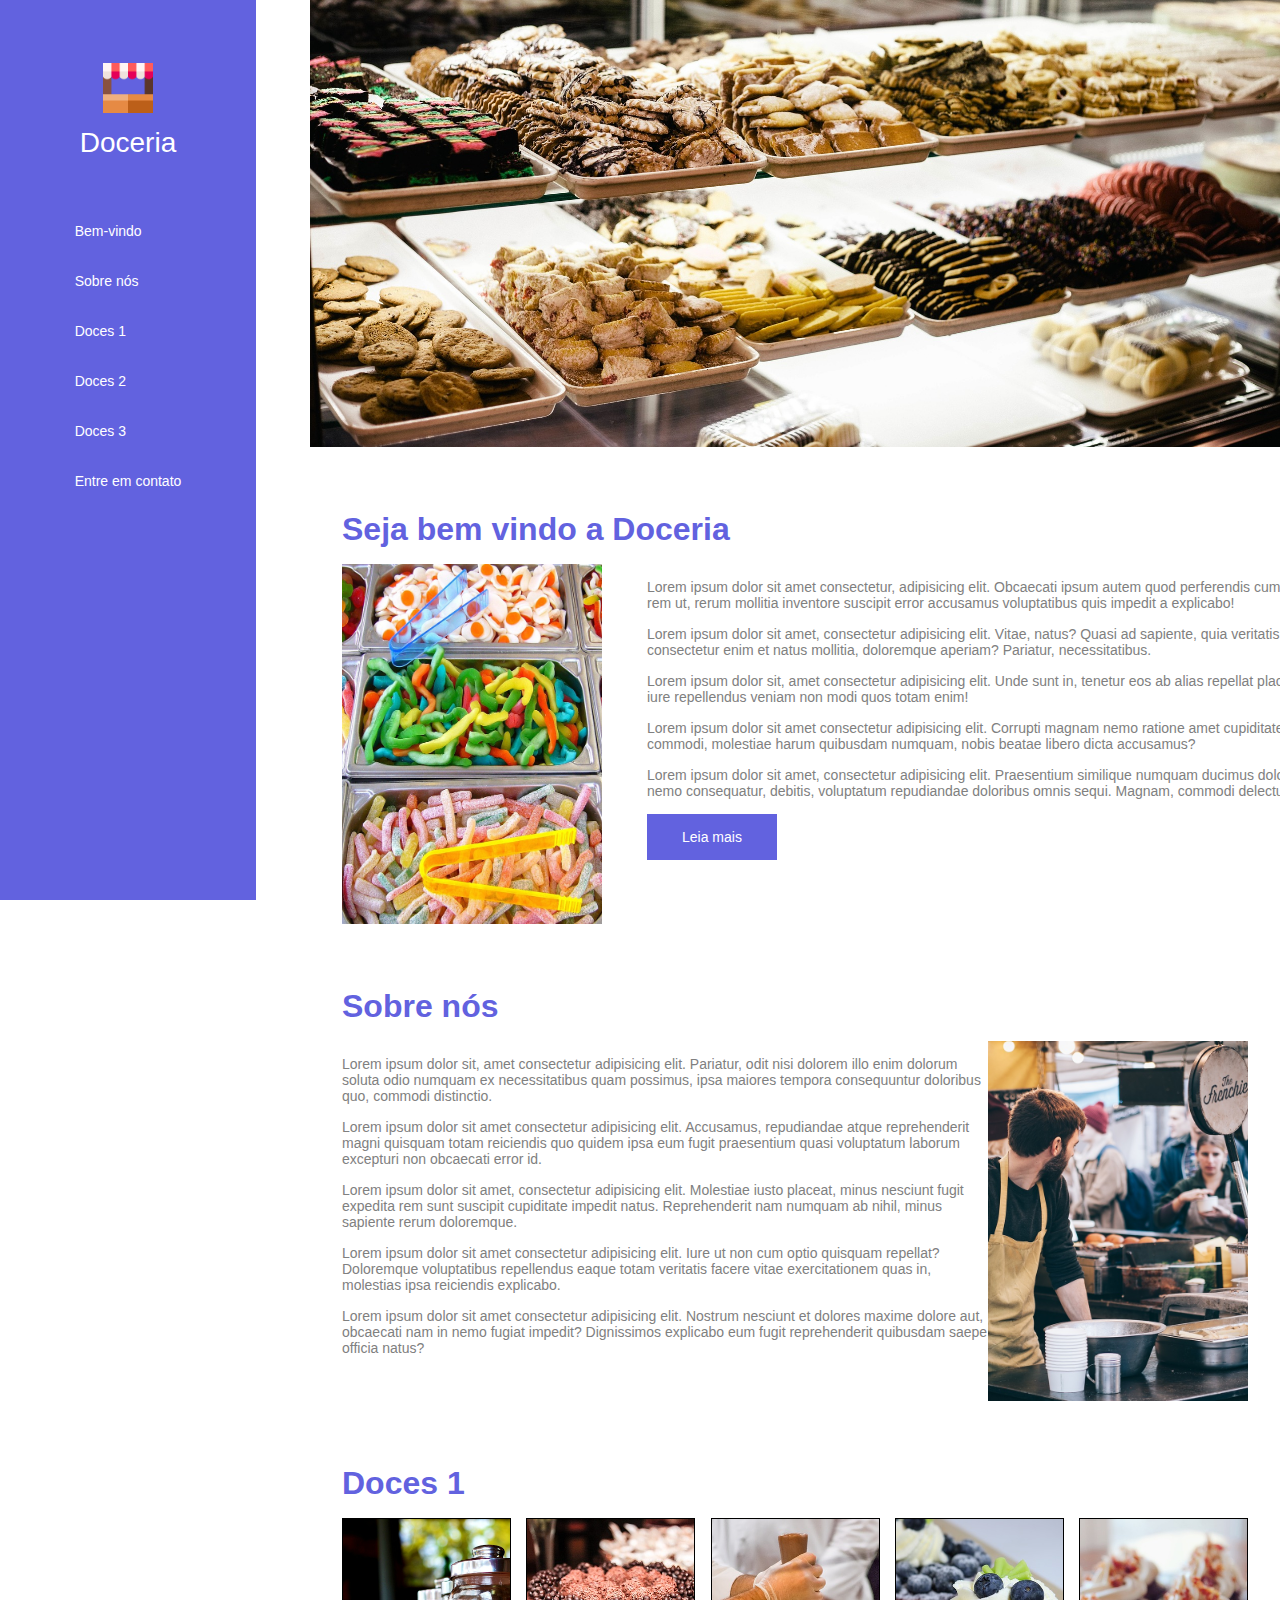
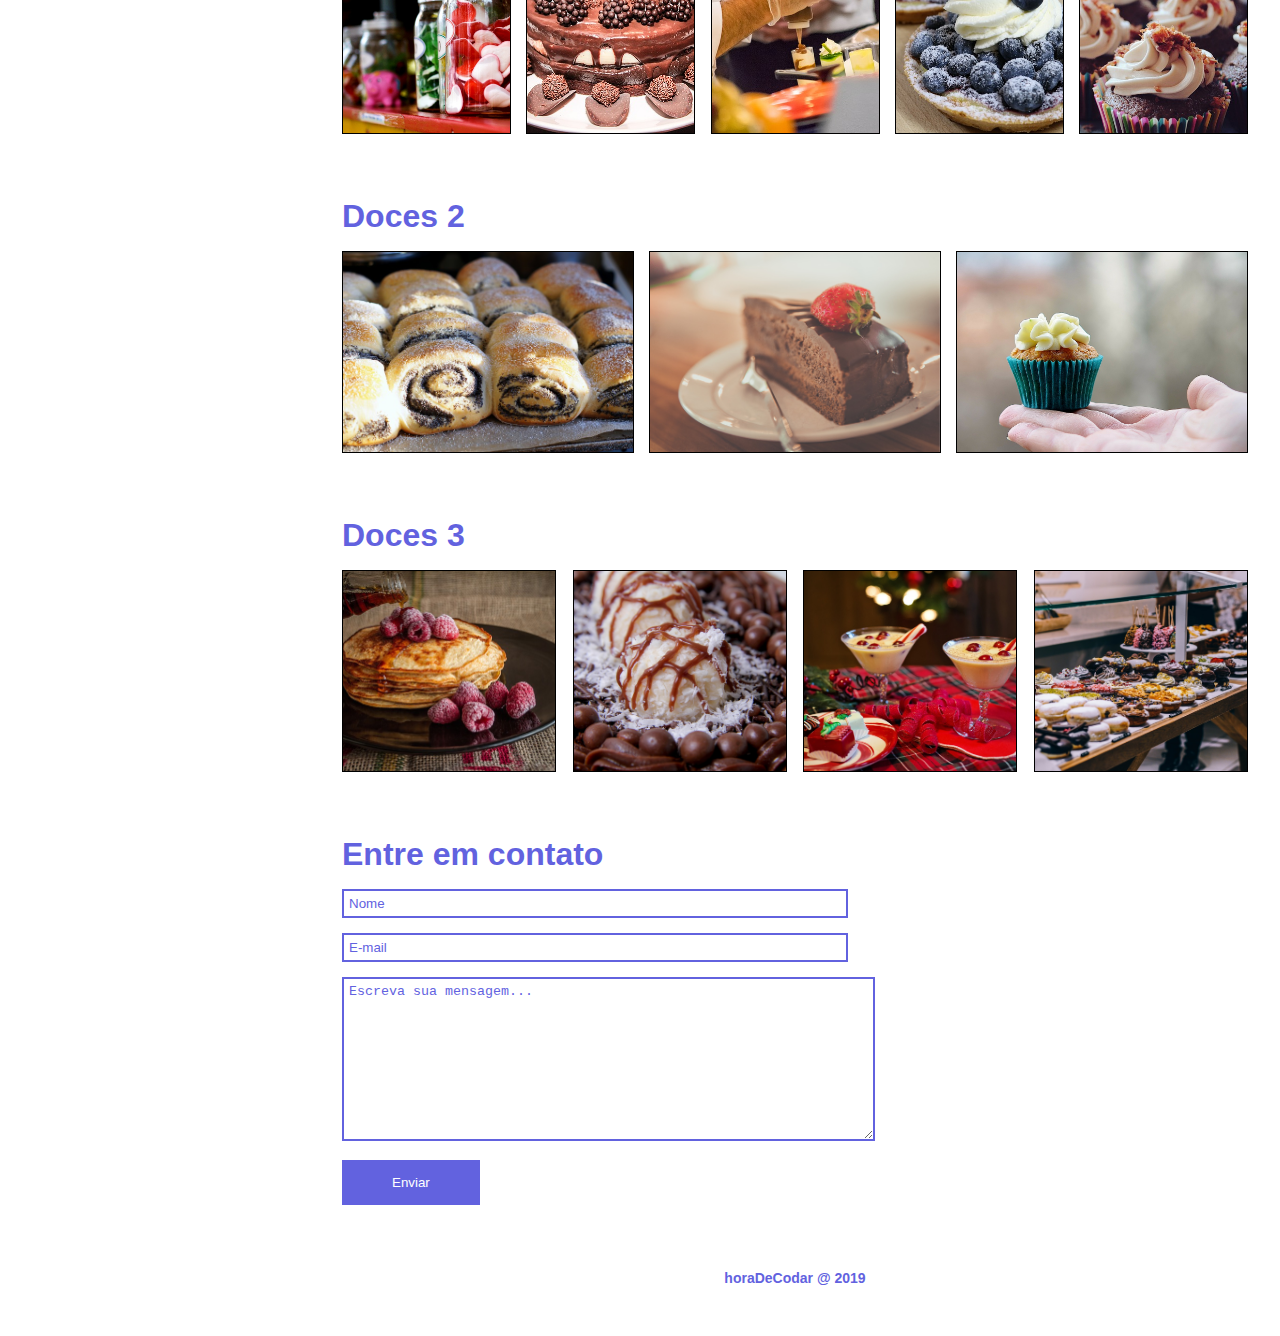
<file: projeto-doceria/beta-test/doceria/index.html>
<!DOCTYPE html>
<html lang="pt-br">
<head>
    <meta charset="UTF-8">
    <meta name="viewport" content="width=device-width, initial-scale=1.0">
    <link rel="stylesheet" href="style.css">
    <title>Document</title>
</head>
<body>
    <aside class="lateral-menu">
        <figure class="lateral-menu-figure-img">
            <img src="./img/stand.png" alt="Doceria" class="img-doceria">
            <figcaption class="lateral-menu-figcaption-img-doceria">Doceria</figcaption>
        </figure>
        <nav class="nav-item-list-menu">
            <ul class="item-list-menu">
                <li><a href="#">Bem-vindo</a></li>
                <li><a href="#">Sobre nós</a></li>
                <li><a href="#">Doces 1</a></li>
                <li><a href="#">Doces 2</a></li>
                <li><a href="#">Doces 3</a></li>
                <li><a href="#">Entre em contato</a></li>
            </ul>
        </nav>
    </aside>

    <header class="standard">
        <figure class="header-figure-img">
            <img src="./img/banner2.jpg" alt="Banner de doces da Doceria" class="header-img">
        </figure>
        <h1 class="header-title">Seja bem vindo a Doceria</h1>
    </header>

    <main class="main-candy standard">
        <article class="article-candy">
            <figure class="main-article-figure-img">
                <img src="./img/banner3.jpg" alt="Doces coloridos da Doceria" class="main-article-img">
            </figure>
            <div class="main-article-candy-text">
                <p>
                    Lorem ipsum dolor sit amet consectetur, adipisicing elit. Obcaecati ipsum autem quod perferendis cumque dolorum exercitationem accusantium rem ut, rerum mollitia inventore suscipit error accusamus voluptatibus quis impedit a explicabo!
                </p>
                <p>
                    Lorem ipsum dolor sit amet, consectetur adipisicing elit. Vitae, natus? Quasi ad sapiente, quia veritatis ex neque tempore perferendis deleniti in consectetur enim et natus mollitia, doloremque aperiam? Pariatur, necessitatibus.
                </p>
                <p>
                    Lorem ipsum dolor sit, amet consectetur adipisicing elit. Unde sunt in, tenetur eos ab alias repellat placeat non voluptatum. Quo blanditiis natus iure repellendus veniam non modi quos totam enim!
                </p>
                <p>
                    Lorem ipsum dolor sit amet consectetur adipisicing elit. Corrupti magnam nemo ratione amet cupiditate vitae. Nihil similique adipisci neque rem, commodi, molestiae harum quibusdam numquam, nobis beatae libero dicta accusamus?
                </p>
                <p>
                    Lorem ipsum dolor sit amet, consectetur adipisicing elit. Praesentium similique numquam ducimus dolore illo veritatis iste tempore nisi deleniti nemo consequatur, debitis, voluptatum repudiandae doloribus omnis sequi. Magnam, commodi delectus!
                </p>
                <div class="main-article-candy-button-container">
                    <a href="#" class="main-article-candy-button">Leia mais</a>
                </div>
            </div>
        </article>

        <h1 class="article-title">Sobre nós</h1>

        <article class="article-employees">
            <div class="main-article-candy-text">
                <p>
                    Lorem ipsum dolor sit, amet consectetur adipisicing elit. Pariatur, odit nisi dolorem illo enim dolorum soluta odio numquam ex necessitatibus quam possimus, ipsa maiores tempora consequuntur doloribus quo, commodi distinctio.
                </p>
                <p>
                    Lorem ipsum dolor sit amet consectetur adipisicing elit. Accusamus, repudiandae atque reprehenderit magni quisquam totam reiciendis quo quidem ipsa eum fugit praesentium quasi voluptatum laborum excepturi non obcaecati error id.
                </p>
                <p>
                    Lorem ipsum dolor sit amet, consectetur adipisicing elit. Molestiae iusto placeat, minus nesciunt fugit expedita rem sunt suscipit cupiditate impedit natus. Reprehenderit nam numquam ab nihil, minus sapiente rerum doloremque.
                </p>
                <p>
                    Lorem ipsum dolor sit amet consectetur adipisicing elit. Iure ut non cum optio quisquam repellat? Doloremque voluptatibus repellendus eaque totam veritatis facere vitae exercitationem quas in, molestias ipsa reiciendis explicabo.
                </p>
                <p>
                    Lorem ipsum dolor sit amet consectetur adipisicing elit. Nostrum nesciunt et dolores maxime dolore aut, obcaecati nam in nemo fugiat impedit? Dignissimos explicabo eum fugit reprehenderit quibusdam saepe officia natus?
                </p>
            </div>
            <figure class="main-article-figure-img">
                <img src="./img/banner4.jpg" alt="Funcionários da Doceria" class="main-article-img">
            </figure>
        </article>

        <h2 class="article-title">Doces 1</h2>
        
        <article class="article-candy-1">
            <figure class="main-article-figure-candy-img-1">
                <img src="./img/galeria1.jpg" alt="Pote de doces" class="main-article-candy-img-1">
            </figure>
            <figure class="main-article-figure-candy-img-1">
                <img src="./img/galeria2.jpg" alt="Bolo com cobertura de chocolate" class="main-article-candy-img-2">
            </figure>
            <figure class="main-article-figure-candy-img-1">
                <img src="./img/galeria3.jpg" alt="Cobertura no doce" class="main-article-candy-img-3">
            </figure>
            <figure class="main-article-figure-candy-img-1">
                <img src="./img/galeria4.jpg" alt="Doces roxos" class="main-article-candy-img-4">
            </figure>
            <figure class="main-article-figure-candy-img-1">
                <img src="./img/galeria5.jpg" alt="Bolinhos" class="main-article-candy-img-5">
            </figure>
        </article>

        <h2 class="article-title">Doces 2</h2>

        <article class="article-candy-2">
            <figure class="main-article-figure-candy-img-2">
                <img src="./img/galeria6.jpg" alt="Doce de chocolate" class="main-article-candy-img-6">
            </figure>
            <figure class="main-article-figure-candy-img-2">
                <img src="./img/galeria7.jpg" alt="Fatia de bolo de chocolate" class="main-article-candy-img-7">
            </figure>
            <figure class="main-article-figure-candy-img-2">
                <img src="./img/galeria8.jpg" alt="Bolinho" class="main-article-candy-img-8">
            </figure>
        </article>

        <h2 class="article-title">Doces 3</h2>

        <article class="article-candy-3">
            <figure class="main-article-figure-candy-img-3">
                <img src="./img/galeria9.jpg" alt="Panqueca" class="main-article-candy-img-9">
            </figure>
            <figure class="main-article-figure-candy-img-3">
                <img src="./img/galeria10.jpg" alt="Beijinho" class="main-article-candy-img-10">
            </figure>
            <figure class="main-article-figure-candy-img-3">
                <img src="./img/galeria11.jpg" alt="Morango" class="main-article-candy-img-11">
            </figure>
            <figure class="main-article-figure-candy-img-3">
                <img src="./img/galeria12.jpg" alt="Mesa de doces" class="main-article-candy-img-12">
            </figure>
        </article>

        <h2 class="article-title">Entre em contato</h2>

        <form class="contact-form">
            <label for="input-name" class="label-name">
                <input type="text" name="input-name" class="contact-input" placeholder="Nome">
            </label><br>
            <label for="input-email" class="label-email">
                <input type="email" name="input-email" class="contact-input" placeholder="E-mail">
            </label><br>
            <label for="textarea" class="label-textarea">
                <textarea name="textarea" class="textarea" cols="63" rows="10" placeholder="Escreva sua mensagem..."></textarea>
            </label>
            <div class="main-form-button-container">
                <input type="submit" value="Enviar" class="main-form-button">
            </div>
        </form>
    </main>
    
    <footer class="codar-footer standard">
        <p>horaDeCodar @ 2019</p>
    </footer>
</body>
</html>
</file>
<file: projeto-doceria/css/style.css>
/* default */

html{
    font-family: 'Open sans', sans-serif;
    color: #373A3C;
}

a{
    transition: .5s;
}

/* sidebar */

#sidebar{
    position: fixed;
    width: 300px;
    height: 100%;

    padding-top: 40px;
    background-color: #006599;
}

#sidebar h1{
    text-align: center;
    font-size: 32px;

    margin-top: 20px;
    margin-bottom: 30px;
    color: #FFF;
}

#sidebar a{
    text-decoration: none;
    font-size: 16px;
    color: #FFF;
}

#sidebar a:hover{
    color: #F4EF5E;
}

#sidebar li{
    padding: 20px;
}

.sidebar-container{
    position: relative;
    margin-left: auto;
    margin-right: auto;
    width: 200px;
}

.logo-doceria{
    display: block;

    position: relative;
    margin-left: auto;
    margin-right: auto;

    width: 60px;
    height: 60px;
}

/* content */

.content{
    position: absolute;
    left: 300px;
    width: calc(100% - 300px);
}

.content h1, .content h2{
    color: #006599;
    margin-bottom: 30px;
}

.content h1{
    font-size: 48px;
}

.content h2{
    font-size: 35px;
}

section{
    padding-left: 50px;
}

/* welcome section */

#welcome-session{
    padding-left: 0;
}

.welcome-session-content{
    padding-left: 50px;
}

#welcome-session .banner{
    height: 500px;
    background-image: url(../img/banner2.jpg);
    background-position: center;
    background-size: cover;
}

#welcome-session h1{
    margin-top: 70px;
}

#welcome-session::after, #aboutus-session::after{   /* quebra de linha em css */
    content: "";
    display: block;
    clear: both;
    margin-bottom: 100px;
}

.minibanner-session{
    width: 300px;
    height: 400px;
    background-image: url(../img/banner3.jpg);
    background-size: cover;
    background-position: center;
    float: left;
}

.description-session{
    position: absolute;
    left: 370px;
    padding-right: 30px;
}

.description-session p{
    line-height: 2;
    font-size: 16px;
    margin-bottom: 30px;
    margin-left: 25px;
}

.welcome-session-btn, input[type=submit]{
    background-color: #006599;
    color: #FFF;
    text-decoration: none;
    margin-left: 25px;
    padding: 20px 40px;
    transition: .5s;
    display: block;
    width: 100px;
    text-align: center;
    border: none;
    cursor: pointer;
}

.welcome-session-btn:hover, input[type=submit]:hover{
    background-color: #2790C6;
}

/* about us session */

#aboutus-session .minibanner-session{
    float: right;
    margin-right: 25px;
    background-image: url(../img/banner4.jpg);
}

#aboutus-session .description-session{
    position: absolute;
    left: 25px;
    width: calc(100% - 400px);
}

/* candy 1 session */

#candy1-session, #candy2-session, #candy3-session{
    /*padding-right: 50px;*/
    margin-bottom: 50px;
}

.banner-galery{
    background-position: center;
    background-size: cover;
    display: inline-block;
    height: 200px;
}

.candy1-img{
    width: 18.2%;
    margin-left: .5%;
    margin-right: .5%;
}

#candy1-img1{
    background-image: url(../img/galeria1.jpg);
    margin-left: 0;
}

#candy1-img2{
    background-image: url(../img/galeria2.jpg);
}

#candy1-img3{
    background-image: url(../img/galeria3.jpg);
}

#candy1-img4{
    background-image: url(../img/galeria4.jpg);
}

#candy1-img5{
    background-image: url(../img/galeria5.jpg);
    margin-right: 0;
}

/* candy 2 session */

.candy2-img{
    width: 32%;
    margin-left: .5s;
    margin-right: .5s;
}

#candy2-img1{
    background-image: url(../img/galeria6.jpg);
    margin-left: 0;
}

#candy2-img2{
    background-image: url(../img/galeria7.jpg);
}

#candy2-img3{
    background-image: url(../img/galeria8.jpg);
    margin-right: 0;
}

/* candy 3 session */

.candy3-img{
    width: 22.9%;
    margin-left: .5%;
    margin-right: .5%;
    border: 1px solid black;
}

#candy3-img1{
    background-image: url(../img/galeria9.jpg);
    margin-left: 0;
}

#candy3-img2{
    background-image: url(../img/galeria10.jpg);
}

#candy3-img3{
    background-image: url(../img/galeria11.jpg);
}

#candy3-img4{
    background-image: url(../img/galeria12.jpg);
    margin-right: 0;
}

/* contact-session */

#contact-session{
    width: 500px;
}

#contact-session input[type=text], #contact-session input[type=email], #contact-session textarea{
    display: block;
    border: 1px solid #006599;
    padding: 10px;
    margin-bottom: 20px;
    width: 100%;
    font-size: 16px;
    font-family: 'Open sans', sans-serif;
}

#contact-session input[type=text]:focus, #contact-session input[type=email]:focus, #contact-session textarea:focus{
    border-color: #2790C6;
}

#contact-session textarea{
    height: 150px;
}

#contact-session ::placeholder{
    color: #2790C6;
}

#contact-session input[type=submit]{
    margin-left: 0;
    font-size: 16px;
    width: 180px;
}

footer {
    height: 100px;
    padding-top: 150px;
    color: #006599;
}

footer p{
    text-align: center;
    font-weight: bold;
}
</file>
<file: projeto-hdc/css/style.css>
/* general */
body, textarea{
    margin: 0;
    padding: 0;
    font-family: "Montserrat", Arial, Helvetica, sans-serif;
}

h1, h2, h3{
    color: #333;
}

p{
    color: #70747A;
}

/* navbar */
.navbar-container{
    width: 100%;
    height: 80px;
    background-color: #232A31;
    padding: 0 2em;
    position: relative;
    box-sizing: border-box;
}

.logo{
    width: 50px;
    margin-top: 15px;
}

nav{
    position: relative;
}

.navbar-items{
    list-style: none;
    position: absolute;
    display: inline-block;
    height: 80px;
    line-height: 80px;
    margin: 0;
    right: 0;
}

.navbar-items li{
    display: inline-block;
    text-transform: uppercase;
    margin-left: 25px;
}

.navbar-items li a{
    color: #FFF;
    text-decoration: none;
    transition: .5s;
}

.navbar-items li a:hover{
    color: #CCC;
}

.default-btn{
    padding: 15px 20px;
    background-color: #2CC76A;
    border-radius: 5px;
    color: #FFF;
}

.default-btn:hover{
    background-color: #22BB5F;
}

/* banner */
.main-banner{
    background-image: url(../img/mainbanner.png);
    background-size: cover;
    background-position: center;
    padding: 10em 0;
    position: relative;
}

.main-banner h1, .main-banner p{
    color: #FFF;
    text-align: center;
    font-weight: bold;
}

.main-banner h1{
    font-size: 54px;
}

.main-banner p{
    font-size: 32px;
}

/* specialties */
.specialties-container{
    padding-inline-start: 5em 0;
}

.specialties-container ul{
    display: flex;
    width: 90%;
    position: relative;
    margin-left: auto;
    margin-right: auto;
    padding-left: 0;
}

.specialties-container ul li{
    flex: 1 1 200px;
    list-style: none;
    text-align: center;
    padding: 20px;
}

.fas{
    width: 60px;
    height: 60px;
    margin-bottom: 15px;
}

.fa-shield-alt{
    fill: #2CC76A;
}

.fa-rocket{
    fill: #EF3E29;
}

.fa-comments{
    fill: #EF8F29;
}

.specialties-container ul li h3{
    margin-bottom: 25px;
}

.specialties-container ul li p{
    line-height: 24px;
}

.pricing-container{
    padding-bottom: 5px;
    text-align: center;
}

.pricing-container h1{
    font-size: 36px;
    margin-top: 0;
}

.princing-container p{
    font-size: 20px;
}

.plans-container{
    display: flex;
    justify-content: space-between;
    margin-top: 50px;
    width: 90%;
    position: relative;
    margin-left: auto;
    margin-right: auto;
}

.plans{
    flex: 1 1 200px;
    max-width: 275px;
    margin-left: 20px;
    margin-right: 20px;
}

.plans ul{
    padding: 0;
}

.plans li{
    list-style: none;
    height: 50px;
    line-height: 50px;
    background-color: #E8E9EA;
    color: #333;
}

.plans .price{
    width: 120px;
    height: 120px;
    border-radius: 50%;
    background-color: #2CC76A;
    color: #FFF;
    text-align: center;
    line-height: 120px;
    font-size: 18px;
    position: relative;
    margin-left: auto;
    margin-right: auto;
    margin-bottom: -50px;
}

.plans .plan-name{
    text-transform: uppercase;
    font-size: 20px;
    font-weight: bold;
    color: #FFF;
    background-color: #202B34;
    padding-top: 50px;
    padding-bottom: 20px;
}

.plans .plan-btn{
    background-color: #2CC762;
    color: #FFF;
    font-size: 24px;
    height: 75px;
    line-height: 75px;
    cursor: pointer;
}

.plans .recommended{
    background-color: #F45C57;
}

/* domain */
.searchdomain-container{
    background-color: #34454E;
    text-align: center;
    padding: 5em 0;
}

.searchdomain-container h2{
    color: #FFF;
    font-size: 42px;
    margin-top: 0;
    margin-bottom: 15px;
}

.searchdomain-container p{
    color: #FFF;
    font-size: 24px;
    margin-bottom: 25px;
}

.searchdomain-container input{
    display: block;
    position: relative;
    margin-left: auto;
    margin-right: auto;
    border: none;
    border-radius: 5px;
}

.searchdomain-container input[type=text]{
    margin-bottom: 25px;
    width: 60%;
    padding: 20px;
    font-size: 20px;
}

.searchdomain-container input[type=submit]{
    background-color: #2CC76A;
    padding: 15px 30px;
    color: #FFF;
    font-size: 24px;
}

/* contact */
.contact-container{
    text-align: center;
    padding-top: 5em;
    padding-bottom: 2em;
}

.contact-container h2{
    font-size: 36px;
}

.contact-container p{
    font-size: 20px;
    margin-bottom: 40px;
}

.contact-container input, .contact-container textarea{
    width: 200px;
    padding: 10px 20px;
    font-size: 16px;
    border-radius: 5px;
    border: 1px solid #CCC;
    margin-left: 10px;
    margin-right: 10px;
    margin-bottom: 20px;
}

.contact-container textarea{
    display: block;
    position: relative;
    margin-left: auto;
    margin-right: auto;
    width: 468px;
    height: 150px;
}

.contact-container input[type=submit]{
    display: block;
    position: relative;
    margin-left: auto;
    margin-right: auto;
    background-color: #2CC76A;
    color: #FFF;
}

/* footer */
footer{
    text-align: center;
    font-weight: bold;
    margin-bottom: 50px;
}

/* media queries */

@media (max-width: 1100px) {

    .plans-container{
        width: 95%;
    }

    .plans{
        margin-left: 5px;
        margin-right: 5px;
    }
}

@media (max-width: 900px){

    .plans-container, .specialties-container ul{
        flex-wrap: wrap;
    }
}

@media (max-width: 576px){

    html, body{
        overflow: hidden;
    }

    .navbar-items li{
        font-size: 12px;
        margin-left: 10px;
    }

    .plan {
        width: 100%;
        max-width: 100%;
    }

    .searchdomain-container, .contact-container{
        padding: 3em 2em;
    }

    .container .searchdomain-container input{
        width: 100%;
        box-sizing: border-box;
    }

    .contact-container input, .contact-container textarea{
        width: 100%;
        display: block;
        margin-left: 0;
        margin-right: 0;
        box-sizing: border-box;
    }
}
</file>
<file: projeto-whatsapp/style/style.css>
/* general */

html, body, ul{
    margin: 0;
    padding: 0;
    font-family: 'Open Sans', sans-serif;
}

ul{
    list-style: none;
}

.container{
    height: 100vh;
    position: relative;
}

/* side bar */

.sidebar{
    width: 410px;
    height: 100%;
    display: inline-block;
    position: relative;
}

.toolbar-container{
    width: 100%;
    height: 60px;
    background-color: #EEE;
}

.user-photo{
    width: 40px;
    border-radius: 50%;
    position: absolute;
    top: 10px;
    left: 15px;
    background-color: #CCC;
}

.auxicons-toolbar-container{
    float: right;
    height: 60px;
    line-height: 60px;
    padding-right: 20px;
}

.auxicons-toolbar-container svg{
    color: #80868A;
    font-size: 20px;
    margin-left: 15px;
    margin-right: 15px;
    cursor: pointer;
}

/* notification container */

.notification-container{
    width: 100%;
    height: 90px;
    padding-top: 23px;
    padding-left: 80px;
    background-color: #9DE1FE;
    color: #384C56;
    position: relative;
    box-sizing: border-box;
}

.bell-slash{
    width: 45px;
    height: 45px;
    text-align: center;
    line-height: 45px;
    border-radius: 50%;
    font-size: 18px;
    fill: #9DE1FE;
    background-color: #F5FCFF;
    position: absolute;
    top: 20px;
    left: 15px;
}

.notification-container p{
    margin: 0;
}

.notification-container .received-notification{
    font-size: 15px;
    margin-bottom: 3px;
}

.activated-notification{
    font-size: 13px;
}

.activated-notification svg{
    width: 10px;
    height: 10px;
}

/* search container */

.search-contact{
    width: 100%;
    height: 50px;
    padding-left: 7.5px;
    padding-top: 7.5px;
    background-color: #F8F8F8;
    color: #BDC1C3;
    position: relative;
    box-sizing: border-box;
}

#magglasses-icon{
    position: absolute;
    top: 18px;
    left: 30px;
    fill: #BDC1C3;
}

#search{
    border: none;
    width: 385px;
    height: 35px;
    padding-left: 60px;
    border-radius: 17.5px;
    background-color: #FFF;
    box-sizing: border-box;
    font-size: 14px;
}

#search::placeholder{
    color: #BDC1C3;
}

/* contacts container */

.contacts-container{
    height: auto;
    background-color: #FFF;
}

.contact-box{
    cursor: pointer;
    height: 72px;
    background-color: #FFF;
    border-top: 1px solid #F2F2F2;
    position: relative;
    box-sizing: border-box;
}

.contact-box:last-child{
    border-bottom: 1px solid #F2F2F2;
}

.contact-box:hover{
    background-color: #F4F5F5;
}

.active-chat{
    background-color: #E9EBEB;
}

.active-chat:hover{
    background-color: #E9EBEB;
}

.contact-box .user-photo{
    width: 50px;
}

.user-info{
    margin-left: 80px;
    padding-top: 10px;
    display: inline-block;
}

.user-info p, .message-info p{
    margin: 0;
}

.user-name{
    font-size: 16px;
    color: #000;
    margin-bottom: 12px;
}

.user-message-preview{
    font-size: 14px;
    color: #454545;
}

.user-message-preview svg{
    fill: #4FC3F7;
    margin-right: 4px;
    width: 15px;
    height: 15px;
}

.message-info{
    position: absolute;
    top: 12px;
    right: 20px;
    display: inline-block;
}

.message-info .message-time{
    font-size: 12px;
    margin-bottom: 5px;
    color: #CCC;
}

.message-pending{
    background-color: #09D261;
    color: #FFF;
    width: 19px;
    height: 19px;
    /*line-height: 12px;*/
    font-size: 12px;
    font-weight: bold;
    border-radius: 50%;
    text-align: center;
    float: right;
}

/* chat */

.chat-container{
    position: absolute;
    top: 0;
    left: 410px;
    width: calc(100% - 410px);
    height: 100%;
    background-color: #CCC;
}

/* chat-navbar */

.chat-navbar{
    height: 60px;
    background-color: #EEE;
    border-left: 1px solid #DDD;
    padding-left: 75px;
}

.chat-navbar p{
    margin: 0;
}

.contactinfo-container{
    display: inline-block;
}

.contactinfo-container .user-name{
    font-size: 16px;
    height: 60px;
    line-height: 60px;
}

.chattools-container{
    display: inline-block;
    height: 60px;
    line-height: 60px;
    margin-right: 20px;
    float: right;
}

.chattools-container li{
    display: inline-block;
    margin-left: 15px;
    margin-right: 15px;
    font-size: 18px;
    fill: #80868A;
    cursor: pointer;
}

/* messages */

.messages-container{
    background-color: #E1DAD2;
    height: calc(100% - 120px);
    position: relative;
}

.messages-container p{
    margin: 0;
}

.bg-image{
    background-image: url(../beta-test/img/background_whats.png);
    background-repeat: repeat;
    opacity: .06;
    width: 100%;
    height: 100%;
}

.chat-messages{
    position: absolute;
    left: 0;
    bottom: 0;
    width: 100%;
    height: auto;
    padding: 30px 80px;
    box-sizing: border-box;
}

.chat-messages p{
    display: block;
    color: #262626;
    font-size: 14px;
    padding: 7px;
    border-radius: 7px;
    position: relative;
    width: 200px;
}

.guest-message{
    background-color: #FFF;
}

.guest-message::before{
    content: "";
    width: 0;
    height: 0;
    border-bottom: 17px solid transparent;
    border-right: 17px solid #FFF;
    position: absolute;
    top: 0;
    left: -10px;
}

.user-message{
    background-color: #DCF85C;
    float: right;
}

.user-message:after{
    content: "";
    width: 0;
    height: 0;
    border-bottom: 17px solid transparent;
    border-left: 17px solid #DCF85C;
    position: absolute;
    top: 0;
    right: -10px;
}

/* send-message */

.sendmessage-container{
    position: relative;
    background-color: #EFEFEF;
    border-left: 1px solid #DDD;
    height: 60px;
    padding-left: 20px;
    padding-right: 20px;
}

#chat-message{
    position: absolute;
    top: 10px;
    left: 60px;
    width: 705px;
    height: 40px;
    border: none;
    background-color: #FFF;
    border-radius: 20px;
    padding-left: 20px;
    font-size: 16px;
}

.sendmessage-container svg{
    fill: #80868A;
    cursor: pointer;
    width: 24px;
    height: 60px;
    line-height: 60px;
}

.microphone-icon{
    float: right;
}
</file>
<file: projeto-hdc/beta-test/style/style-project/container.css>
#container{
    font-family: 'Open sans', Arial, sans-serif;
}

.default-btn{
    padding: 10px 20px;
    border-radius: 5px 5px;
    background-color: #1CC227;
    cursor: pointer;
    border: none;
}

.default-h2{
    font-size: 30px;
    font-weight: bold;
    color: #000;
}

@media (max-width: 576px){
    html, body{
        overflow-x: hidden;
    }

    .header-container nav{
        margin-top: 10px;
    }

    #component-session .component-security, #component-session .component-speed, #component-session .component-suport{
        padding-left: 1em;
        padding-right: 1em;
    }

    #component-session .component-message{
        position: relative;
        margin-left: auto;
        margin-right: auto;
        margin-bottom: 15px;

        max-width: 100%;
        width: 100%;
    }
}
</file>
<file: projeto-hdc/beta-test/style/style-project/header.css>
.header{
    background-color: #323131;
    padding: 25px 20px;
}

.header-container{
    display: flex;
    justify-content: space-between;
    align-items: center;

    box-sizing: border-box;
}

.logo-hdc{
    position: relative;

    width: 50px;
    height: 50px;
    background-image: url(../../img/hdchostlogo.png);
    background-size: cover;
    background-position: center;
}

nav ul{
    display: flex;
}

nav li{
    margin-right: 20px;
}

nav a{
    color: #FFF;
    text-decoration: none;
}

/* menu */

nav .menu-faketrigger{
    visibility: hidden;
}

@media (max-width: 576px){
    nav{
        position: relative;
    }
    
    .header nav ul{
        display: none;
    }
    
    nav .menu-faketrigger{
        position: absolute;

        top: -30px;
        left: -35px;

        z-index: 1000;
        width: 35px;
        height: 35px;
        opacity: 0;

        visibility: visible;
    }
    
    nav .menu-lines{
        position: absolute;

        top: -30px;
        left: -35px;

        z-index: 999;
        width: 35px;
        height: 35px;
    }
    
    nav .menu-lines span{
        display: inline-block;
        width: 35px;
        height: 5px;
        margin-bottom: 15px;
        background-color: #CDCDCD;
        border-radius: 3px;
    }

    nav .menu-faketrigger:checked~ul{
        position: absolute;
        top: 40px;
        left: -155px;
        display: flex;
        flex-direction: column;
        text-align: right;

        height: 100vh;
        margin-top: -95px;
        padding: 100px 15px 0px 70px;
        
        background-color: #CDCDCD4F;
        transition: all ease 2s;
    }

    nav .menu-faketrigger:checked~ul li{
        padding-bottom: 35px; 
        z-index: 1;
        transition: all ease 0.2s;
    }

    nav .menu-faketrigger:checked~ul li .default-btn{
        color: #FFF;
        background-color: #1CC227;
    }

    nav .menu-faketrigger:checked~.menu-lines span:nth-child(1){
        transform-origin: -5% 0%;
        transform: rotate(45deg) scaleX(1.65);
        transition: all ease .2s;
    }
    
    nav .menu-faketrigger:checked ~ .menu-lines span:nth-child(2){
        opacity: 0;
    }
    
    nav .menu-faketrigger:checked ~ .menu-lines span:nth-child(3){
        transform-origin: 0% 100%;
        transform: rotate(-45deg) scaleX(1.65);
        transition: all ease .2s;
    }
}
</file>
<file: projeto-hdc/beta-test/style/style-project/banner.css>
#banner-session{
    display: flex;
    align-items: center;
    justify-content: center;

    margin-bottom: 50px;
}

#banner-session .banner{
    width: 100%;
    height: 415px;

    background-image: url(../../img/mainbanner.png);
    background-position: center;
    background-size: cover;
}

#banner-session .message-banner{
    position: absolute;
}

#banner-session h1, #banner-session p{
    font-weight: bold;
    color: #FFF;
    text-align: center;
}

#banner-session h1{
    font-size: 48px;
    margin-bottom: 50px;
}

#banner-session p{
    font-size: 24px;
}
</file>
<file: projeto-hdc/beta-test/style/style-project/component.css>
#component-session{
    display: flex;
    flex-wrap: wrap;
    flex-direction: row;
    align-items: center;
    justify-content: space-around;
    text-align: center;
}

svg{
    display: block;
    width: 75px;
    height: 75px;

    position: relative;
    margin-left: auto;
    margin-right: auto;
}

.component-security, .component-speed, .component-suport{
    margin-top: 20px;
}

.component-security svg{
    fill: #31E17A;
}

.component-speed svg{
    fill: #FD5D4B;
}

.component-suport svg{
    fill: #FFA500;
}

figcaption{
    margin: 30px 0;
    font-weight: bold;
}

.component-message{
    width: 330px;
    height: 125px;

    font-size: 13px;
    line-height: 24px;
    color: #808080;
}
</file>
<file: projeto-hdc/beta-test/style/style-project/price.css>
#price-session{
    margin-top: 100px;
    margin-bottom: 50px;
}

.price-session-title{
    text-align: center;
}

.price-session-title h2{
    margin-bottom: 30px;
}

.price-session-title p{
    font-size: 16px;
    color: #808080;
}

.price-session-information{
    display: flex;
    flex-wrap: wrap;
    flex-direction: row;
    align-items: center;
    justify-content: space-around;
    margin-top: 20px;
}

.information-description {
    position: relative;
    text-align: center;
    display: inline;

    margin-top: 30px;
}

.information-circle{
    position: absolute;

    top: 12px;
    left: 58px;

    width: 100px;
    height: 100px;

    border-radius: 50%;
    background-color: #49D049;
}

.information-circle p{
    position: absolute;
    top: 41px;
    left: 15px;

    color: #FFF;
}

#information-circle-100 p{
    position: absolute;
    top: 41px;
    left: 9px;
}

.information-title{
    width: 210px;
    height: 110px;

    background-color: #323131;
}

.information-title p{
    margin-top: 60px;
    padding-top: 62px;

    color: #FFF;
    font-weight: bold;
}

.information-text{
    width: 210px;
    height: 270px;

    background-color: #E8E6E6;
}

.information-text p{
    padding: 20px 0;

    color: #000;
    font-size: 14px;
}

.information-btn{
    width: 210px;
    height: 60px;
    cursor: pointer;

    background-color: #49d049;
}

.information-btn p{
    padding-top: 18px;
    padding-bottom: 18px;

    color: #FFF;
}

.selected-information{
    background-color: salmon;
}
</file>
<file: projeto-hdc/beta-test/style/style-project/domain.css>
#domain-session{
    height: 325px;
    text-align: center;
    background-color: #36314E;

    margin-top: 90px;
}

.domain-session-container{
    display: flex;
    flex-wrap: wrap;
    align-items: center;
    justify-content: center;
    flex-direction: column;
}

.domain-session-container h2{
    margin-top: 65px;
    color: #FFF;
}

.domain-session-container .domain-form{
    width: 70%;
    height: 100px;
}

.domain-form label{
    display: inline-block;

    color: #FFF;
    margin-top: 20px;
}

.domain-form input[type=text]{
    width: inherit;

    border-radius: 5px;
    padding: 15px;
    margin: 15px 0;
}

.domain-btn{
    color: #FFF;
    font-size: 16px;
    padding: 12px 25px;
}
</file>
<file: projeto-hdc/beta-test/style/style-project/contact.css>
.contact-session-container{
    display: flex;
    flex-wrap: wrap;
    align-items: center;
    flex-direction: column;
    justify-content: center;

    margin-top: 100px;
}

.contact-session-container p{
    margin: 25px;
    font-size: 16px;
    color: #808080;
}

.contact-session-container .contact-form{
    display: flex;
    align-items: center;
    flex-direction: column;

    width: 70%;
}

.contact-form .input-details{
    display: flex;
    flex-wrap: wrap;
    align-items: center;
    flex-direction: row;
    justify-content: space-evenly;

    width: 56%;
    margin-top: 15px;
}

.input-details input[type=text], .input-details input[type=email]{
    padding: 9px;
    width: 191px;

    margin-bottom: 15px;
}

.contact-form textarea{
    padding: 9px;
    width: 50%;
}

.contact-session-container .contact-btn{
    width: 180px;
    height: 30px;
    color: #FFF;
}
</file>
<file: projeto-hdc/beta-test/style/style-project/footer.css>
footer{
    text-align: center;
    margin: 70px 0;
}

footer p{
    font-size: 14px;
    font-weight: bold;
}
</file>
<file: projeto-whatsapp/beta-test/style/style.css>
*{
    margin: 0;
    padding: 0;
    box-sizing: border-box;
}

body{
    font-family: Helvetica, sans-serif;
}

/* user-area */

.sidebar{
    position: fixed;

    width: 350px;
    height: 100vh;
    background-color: #FFF;
}

.user-area{
    display: flex;
    align-items: center;
    justify-content: space-between;

    padding: 10px 15px;
    background-color: #F2F0F0;
}

.user-photo-circle{
    background-color: #CDCDCD;
    border-radius: 50% 50%;
    width: 35px;
    height: 35px;
    overflow: hidden;
    position: relative;
}

.user-photo{
    position: absolute;

    top: 0px;
    left: 0px;

    width: 100%;
    bottom: 0;

    background-image: url(../img/avatar1.png);
    background-position: center;    
    background-size: cover;
    cursor: pointer;
}

.user-area-icons ul{
    display: flex;
    flex-direction: row;
    justify-content: space-evenly;
    list-style: none;
}

.user-area-icons #pointer-icon-id, .user-area-icons #message-icon-id, .user-area-icons #elipse-icon-id{
    fill: #808080;
    cursor: pointer;
}

.user-area-icons #pointer-icon-id, .user-area-icons #message-icon-id{
    padding-right: 30px;
}

.user-area-icons #elipse-icon-id{
    padding-right: 15px;
}

/* notice-area */

.notice-area{
    display: flex;
    align-items: center;
    justify-content: space-between;

    padding: 20px 25px 20px 10px;
    background-color: #C3E4F8;
    cursor: pointer;
}

.notification-icon {
    width: 50px;
    height: 50px;
    border-radius: 50%;
    background-color: #FFF;
    overflow: hidden;
    position: relative;
}

.notification-icon .bell-icon{
    position: absolute;
    top: 16px;
    left: 0px;

    fill: #C3E4F8;
    width: 100%;
    bottom: 0;
}

.notification-text ul{
    list-style: none;
    font-size: 14px;
    color: #808080;
}

#notification-text-small, .notification-text .chevron-icon{
    padding-top: 3px;
    font-size: 12px;
}

.notification-text .chevron-icon{
    width: 5px;
    height: 13px;
}

/* search-area */

.search-area{
    background-color: #F2F0F0;
}

.search-area-container{
    padding: 5px 15px;
}

.search-area-container ul{
    display: flex;
    align-items: center;

    padding: 10px 15px;
    list-style: none;
    border-radius: 50px;
    background-color: #FFF;

    color: #808080;
    font-size: 10px;
}

.search-area-container .magglasses-icon{
    fill: #808080;
    height: 10px;
    margin-right: 15px;

    cursor: pointer;
}

.search-area-container input[type=text]{
    border: none;
    width: 245px;
}

.search-area-container input[type=text]::placeholder{
    font-size: 12px;
}


/* contact-area */


.contact-area-container ul{
    list-style: none;
}

.contact-area-container ul li{
    display: flex;
    padding: 10px 15px;
    justify-content: space-between;
}

.contact-area-container ul li .data-message{
    display: flex;
    justify-content: space-between;
}

.contact-area {
    width: 100%;
    border: 1px solid #8080801A;
}

.contact-area-checked{
    background-color: #BDCCA252;
    border: none;
}

.sabrina-matos-user{
    background-image: url(../img/avatar2.png);
}

.contact-area-container .contact-area .chat-area{
    padding-left: 10px;
}

.contact-area-container .contact-area .chat-area .contact-name{
    font-size: 14px;
    padding-bottom: 5px;
}

.contact-area-container .contact-area .chat-area .chat-area-message{
    font-size: 12px;
}

.contact-area-container .contact-area .chat-area .chat-area-message svg{
    width: 10px;
    height: 10px;
    fill: #107ADE;
}

.contact-area-container .contact-area .date-message .hour{
    color: #808080;
    font-size: 10px;
}

#joao-augusto-user{
    background-image: url(../img/avatar3.png);
}

.contact-area-container .contact-area .date-message .chat-area-notification-circle{
    position: relative;
    margin-top: 5px;
    margin-left: 10px;
    width: 15px;
    height: 15px;
    border-radius: 50%;
    background-color: #2ace25;
}

.contact-area-container .contact-area .date-message .chat-area-notification-circle p{
    position: absolute;
    top: 2px;
    left: 4px;

    color: #FFF;
    font-size: 10px;
    font-weight: bold;
}

.contact-area-container .contact-area #maria-silva-user{
    background-image: url(../img/avatar4.png);
}

#sabrina-matos-contact, #joao-augusto-contact, #maria-silva-contact, .sabrina-matos-user, #joao-augusto-user, #maria-silva-user{
    cursor: pointer;
}


/* message tab */


.content{
    position: absolute;
    left: 350px;

    height: 100vh;
    width: calc(100% - 350px);
    
    overflow: hidden;
    background-image: url(../img/background-whatsapp-default.png);
}

.content .content-header{
    display: flex;
    align-items: center;
    flex-direction: row;
    justify-content: space-between;

    height: 55px;
    border-left: 1px solid #80808045;
    background-color: #F2F0F0;
}

.content-header .user-contact-actual{
    display: flex;
    align-items: center;
    padding-left: 20px;
}

.content-header .user-contact-actual p{
    padding-left: 10px;
}

.content-header .component-contact-actual ul{
    display: flex;
    flex-direction: row;

    list-style: none;
}

.content-header .component-contact-actual ul li{
    padding-right: 25px;
}

.content .content-main{
    width: 100%;
    height: calc(100% - 120px);
}

.content-main .main-background-image{
    position: relative;
}

.remetent-message, .sender-message{
    position: absolute;
    font-size: 14px;
    border-radius: 5px;
    padding: 5px 80px 5px 5px;
}

.remetent-message{
    top: 330px;
    left: 35px;

    background-color: #FFF;
}

.sender-message{
    top: 435px;
    left: 675px;

    background-color: #BCFFAA;
}



/* [...] */



.content .content-message{
    padding-top: 16px;

    padding-left: 20px;
    padding-right: 20px;

    width: 100%;
    height: 100%;
    background-color: #F2F0F0;
}

.content-message .content-message-container{
    width: 100%;
    height: 100%;
}

.content-message .content-message-container ul{
    display: flex;
    align-items: center;
    justify-content: space-between;
    flex-direction: row;
    list-style: none;
}

.content-message-container ul li input[type=text]{
    width: 780px;
    padding: 10px 14px;
    border-style: none;
    border-radius: 20px;
}

.content-message-container ul li svg{
    width: 20px;
    height: 20px;
    fill: #808080;
    cursor: pointer;
}
</file>
<file: projeto-doceria/beta-test/doceria/style.css>
*{
    margin: 0;
    padding: 0;
}

body{
    display: grid;
    justify-content: end;
}

/* LATERAL MENU */

.lateral-menu{
    display: flex;
    align-items: center;
    flex-direction: column;

    width: 20vw;
    height: 100vh;

    font-family: Arial, Helvetica, sans-serif;
    background-color: #6262DF;
    position: fixed;
    z-index: 1;
}

.lateral-menu-figure-img{
    padding-top: 7vh;
    padding-bottom: 7vh;
    text-align: center;
}

.img-doceria{
    max-width: 50px;
    width: auto;
    height: auto;

    padding-bottom: 10px;
}

.lateral-menu-figcaption-img-doceria{
    color: #FFF;
    font-size: 28px;
}

.item-list-menu{
    list-style: none;
}

.item-list-menu li{
    padding-bottom: 2em;
}

.item-list-menu a{
    color: #FFF;

    font-size: 14px;
    text-decoration: none;
}

/* HEADER */

.standard{
    font-family: Arial, Helvetica, sans-serif;
    /*z-index: -1;*/
}

.header-figure-img{
    width: 970px;
    height: 447px;
    overflow: hidden;
    position: relative;
}

.header-img{
    position: absolute;
    bottom: 0;
    width: 100%;
}

.header-title{
    margin: 2em 1em .5em 1em;
    font-size: 2em;
    color: #6262DF;
}

/* ARTICLE */

.main-candy{
    margin: 0 2em;
    padding: 0 0em;
}

.article-candy{
    display: grid;
    max-width: 260px;
    height: 360px;

    grid-template-columns: 305px 99vh;
}

.main-article-figure-img{
    position: relative;
    overflow: hidden;
    max-width: 260px;
    height: 360px;
}

.main-article-img{
    position: absolute;
    left: -50%;
    top: 50%;

    width: auto;
    height: 100%;

    bottom: 0;
    transform: translate(3%,-50%);
}

.main-article-candy-text{
    font-size: 14px;
}

.main-article-candy-text p{
    color: #808080;
    margin: 15px 0;
}

.main-article-candy-button-container{
    display: inline-block;
    background-color: #6262DF;
}

.main-article-candy-button{
    display: inline-block;
    padding: 15px 35px;

    color: #FFF;
    text-decoration: none;
}

/* ARTICLE ABOUT US*/

.article-title{
    margin: 2em 0em .5em 0em;
    font-size: 2em;
    color: #6262DF;
}

.article-employees{
    display: grid;
    max-width: 260px;
    height: 360px;

    grid-template-columns: 646px 99vh;
}

/* ARTICLE CANDIES 1 */

.article-candy-1{
    display: flex;
    flex-wrap: wrap;
    justify-content: space-between;
}

.main-article-figure-candy-img-1{
    position: relative;
    overflow: hidden;
    width: 167px;
    height: 214px;

    border: 1px solid #000;
}

.main-article-candy-img-1{
    position: absolute;
    left: -50%;
    top: 0%;

    width: auto;
    height: 100%;

    bottom: 0;
    transform: translate(-3%, 0%);
}

.main-article-candy-img-2{
    position: absolute;
    left: -50%;
    top: 0%;

    width: auto;
    height: 100%;

    bottom: 0; 
    transform: translate(5%, 0%);
}

.main-article-candy-img-3{
    position: absolute;
    left: -50%;
    top: 0%;

    width: auto;
    height: 100%;

    bottom: 0;
    transform: translate(0%, 0%);
}

.main-article-candy-img-4{
    position: absolute;
    left: -50%;
    top: 0%;

    width: auto;
    height: 100%;

    bottom: 0;
    transform: translate(-3%, 0%);
}

.main-article-candy-img-5{
    position: absolute;
    left: -50%;
    top: 0%;

    width: auto;
    height: 100%;

    bottom: 0;
    transform: translate(0%, 0%);
}

/* ARTICLE CANDIES 2 */

.article-candy-2{
    display: flex;
    flex-wrap: wrap;
    justify-content: space-between;
}

.main-article-figure-candy-img-2{
    position: relative;
    overflow: hidden;

    width: 290px;
    height: 200px;

    border: 1px solid #000;
}

.main-article-candy-img-6{
    position: absolute;
    left: -50%;
    top: 0px;

    width: auto;
    height: 100%;

    bottom: 0;
    transform: translate(45%, 0%);
}

.main-article-candy-img-7{
    position: absolute;
    left: -50%;
    top: 0px;

    width: auto;
    height: 100%;

    bottom: 0;
    transform: translate(45%, 0%);
}

.main-article-candy-img-8{
    position: absolute;
    left: -50%;
    top: 0px;

    width: auto;
    height: 100%;

    bottom: 0;
    transform: translate(40%, 0%);
}

/* ARTICLE CANDIES 3 */

.article-candy-3{
    display: flex;
    flex-wrap: wrap;
    justify-content: space-between;
}

.main-article-figure-candy-img-3{
    position: relative;
    overflow: hidden;

    width: 212px;
    height: 200px;

    border: 1px solid #000;
}

.main-article-candy-img-9{
    position: absolute;
    left: 0;
    top: -50%;

    width: auto;
    height: 100%;

    bottom: 0;
    transform: translate(-15%, 50%);
}

.main-article-candy-img-10{
    position: absolute;
    left: 0;
    top: -50%;

    width: auto;
    height: 100%;

    bottom: 0;
    transform: translate(-15%, 50%);
}

.main-article-candy-img-11{
    position: absolute;
    left: 0;
    top: -50%;

    width: auto;
    height: 100%;

    bottom: 0;
    transform: translate(-15%, 50%);
}

.main-article-candy-img-12{
    position: absolute;
    left: 0;
    top: -50%;

    width: auto;
    height: 100%;

    bottom: 0;
    transform: translate(-15%, 50%);
}

/* CONTACT FORM */

.contact-input{
    margin-bottom: 15px;
    padding: 5px 320px 5px 5px;
    border: 2px solid #6262DF;
}

.textarea{
    margin-bottom: 15px;
    padding: 5px;
    border: 2px solid #6262DF;
}

::-webkit-input-placeholder{
    color: #6262DF;
}

:-moz-placeholder{
    color: #6262DF;
} 

::-moz-placeholder{
    color: #6262DF;
}

:-ms-input-placeholder{
    color: #6262DF;
}

.main-form-button-container > .main-form-button{
    padding: 15px 50px;
    margin-bottom: 15px;

    color: #FFF;
    background-color: #6262DF;

    border-style: none;
}

/* FOOTER */

.codar-footer{
    margin: 50px;
}

.codar-footer > p{
    font-size: 14px;
    font-weight: bold;
    text-align: center;

    color: #6262DF;
}
</file>
